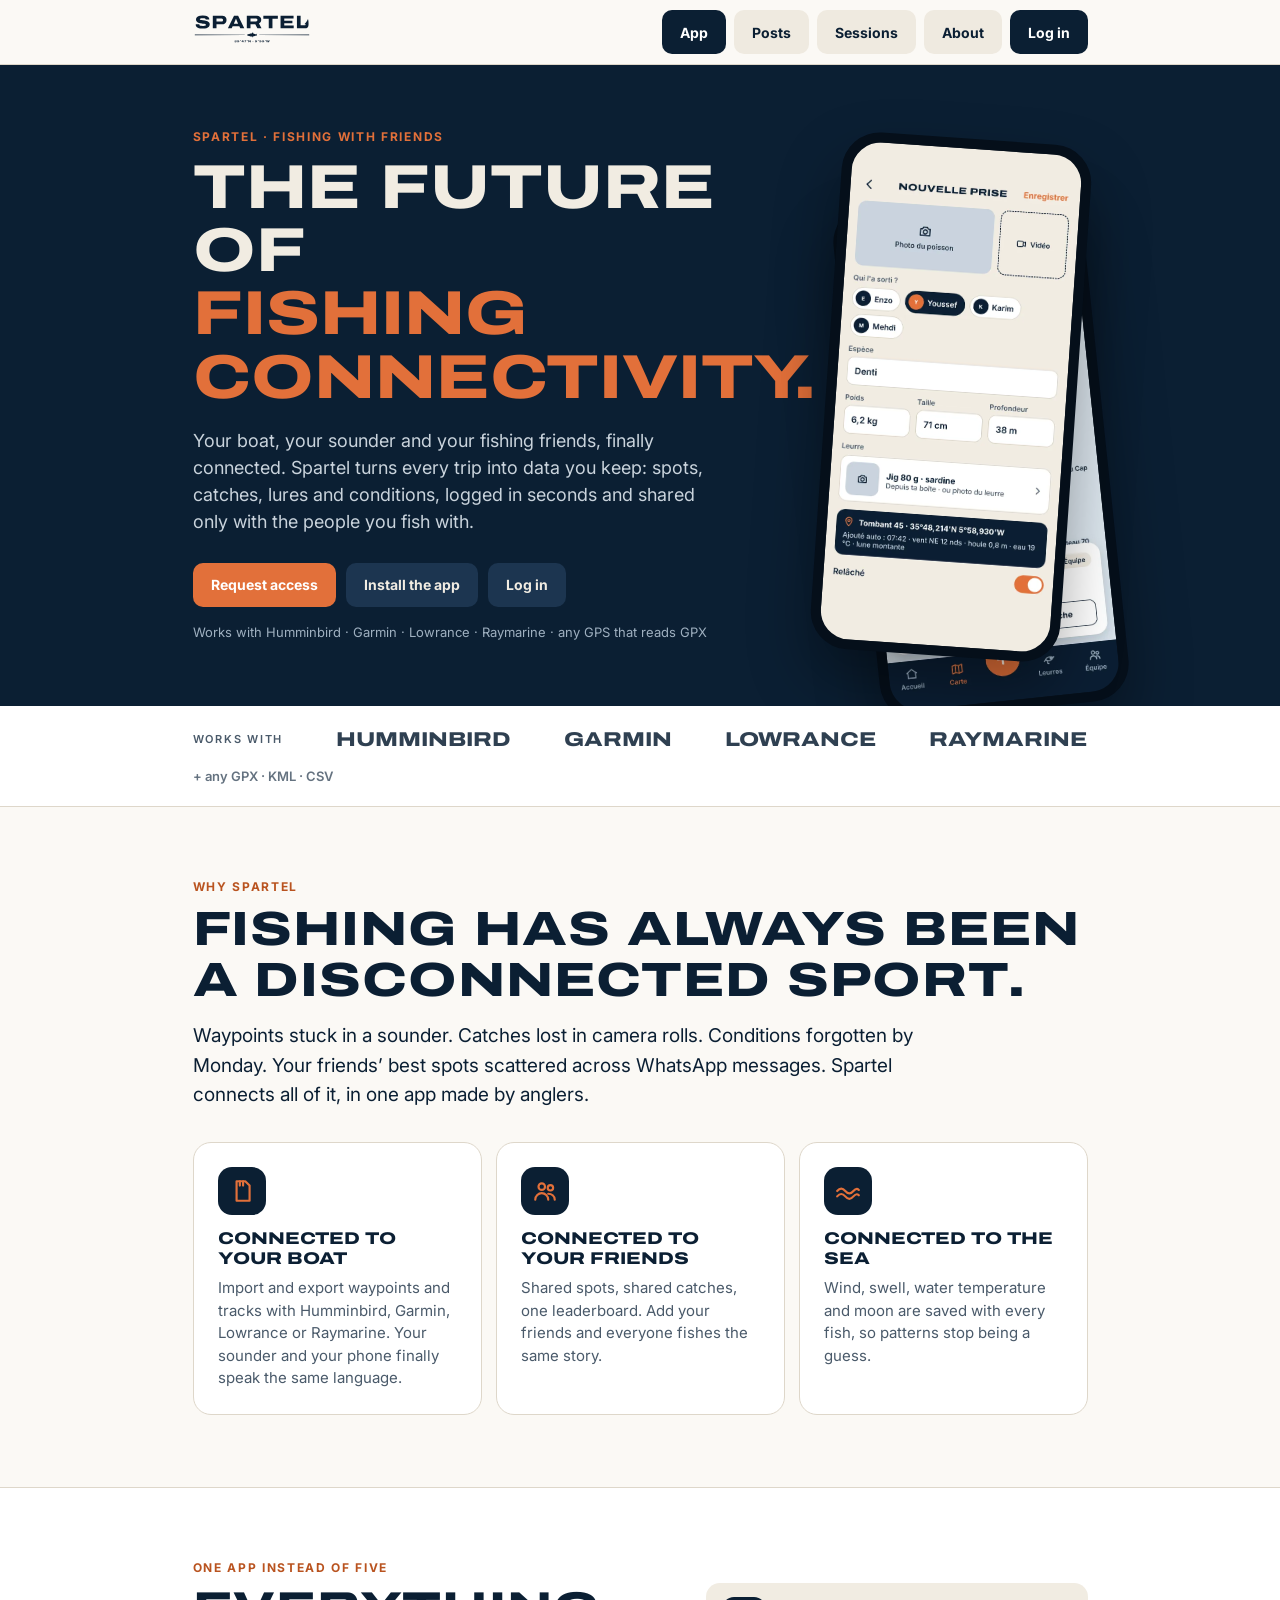
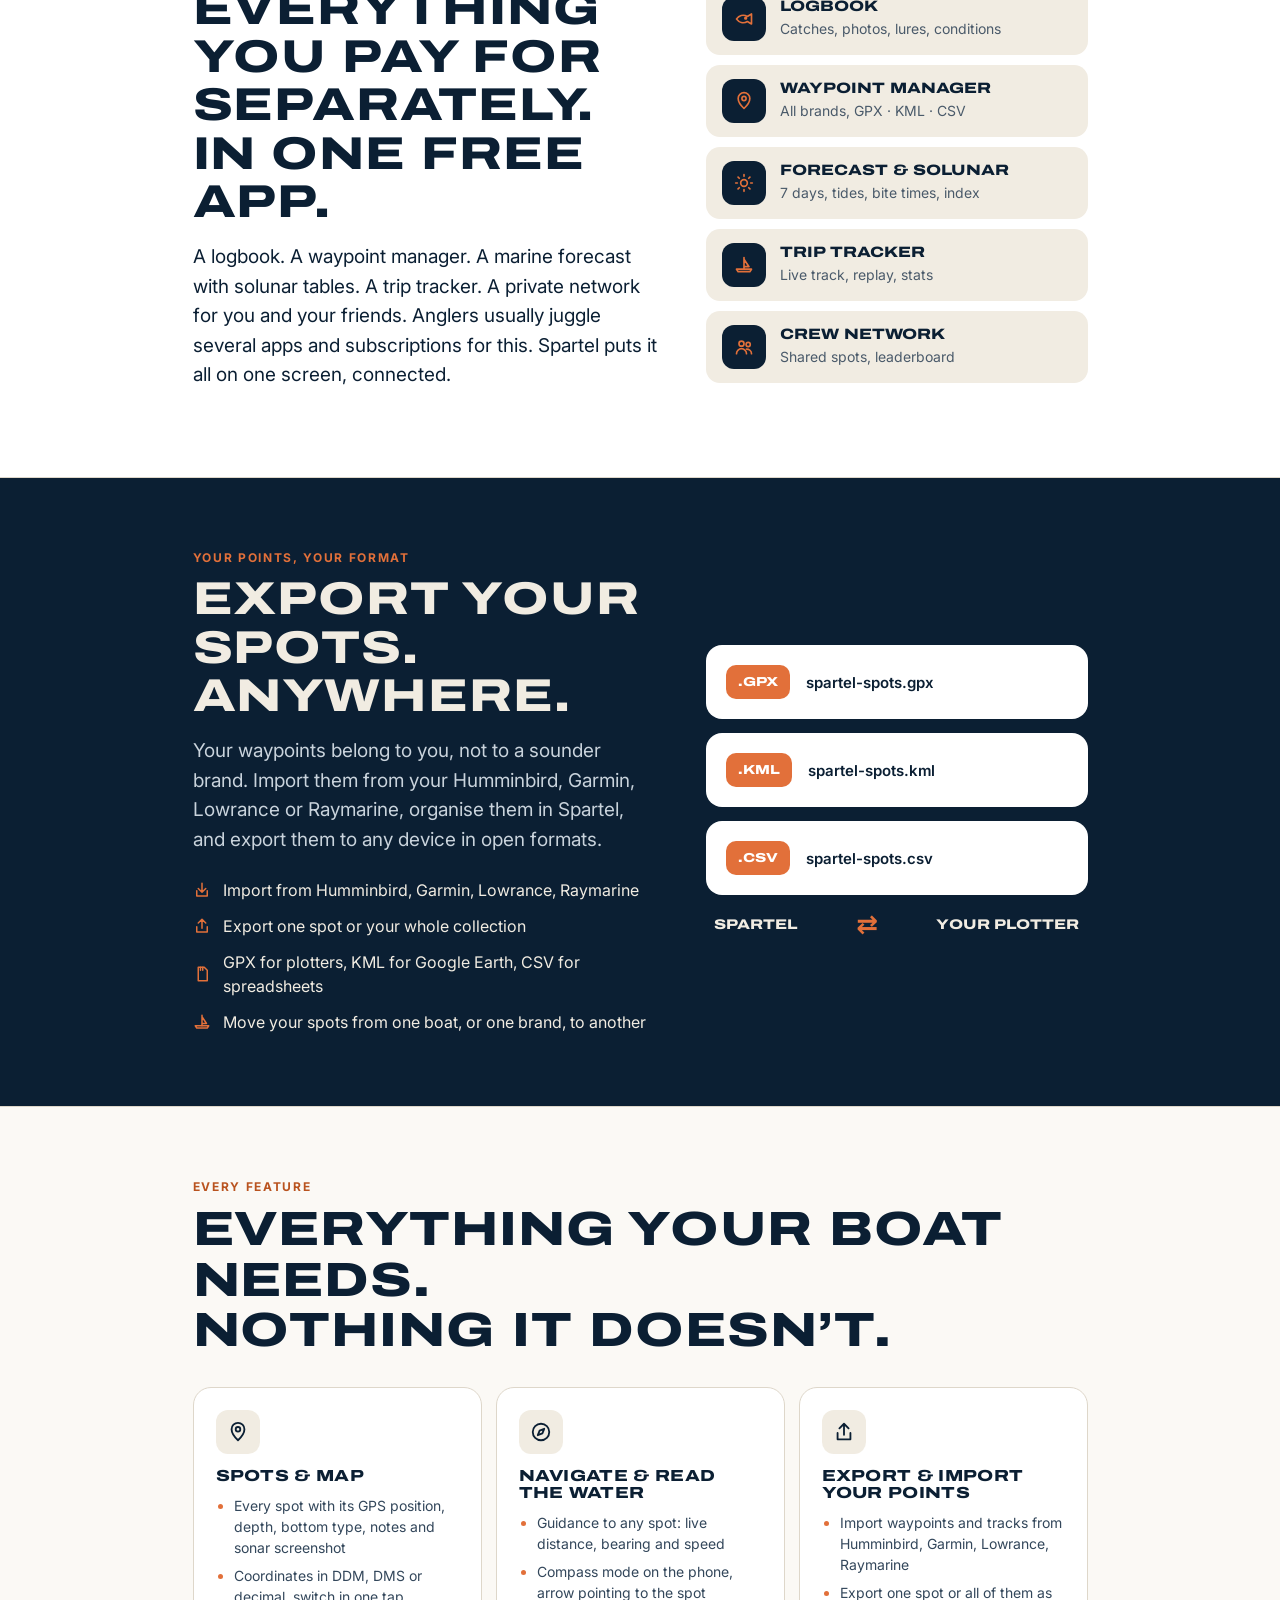
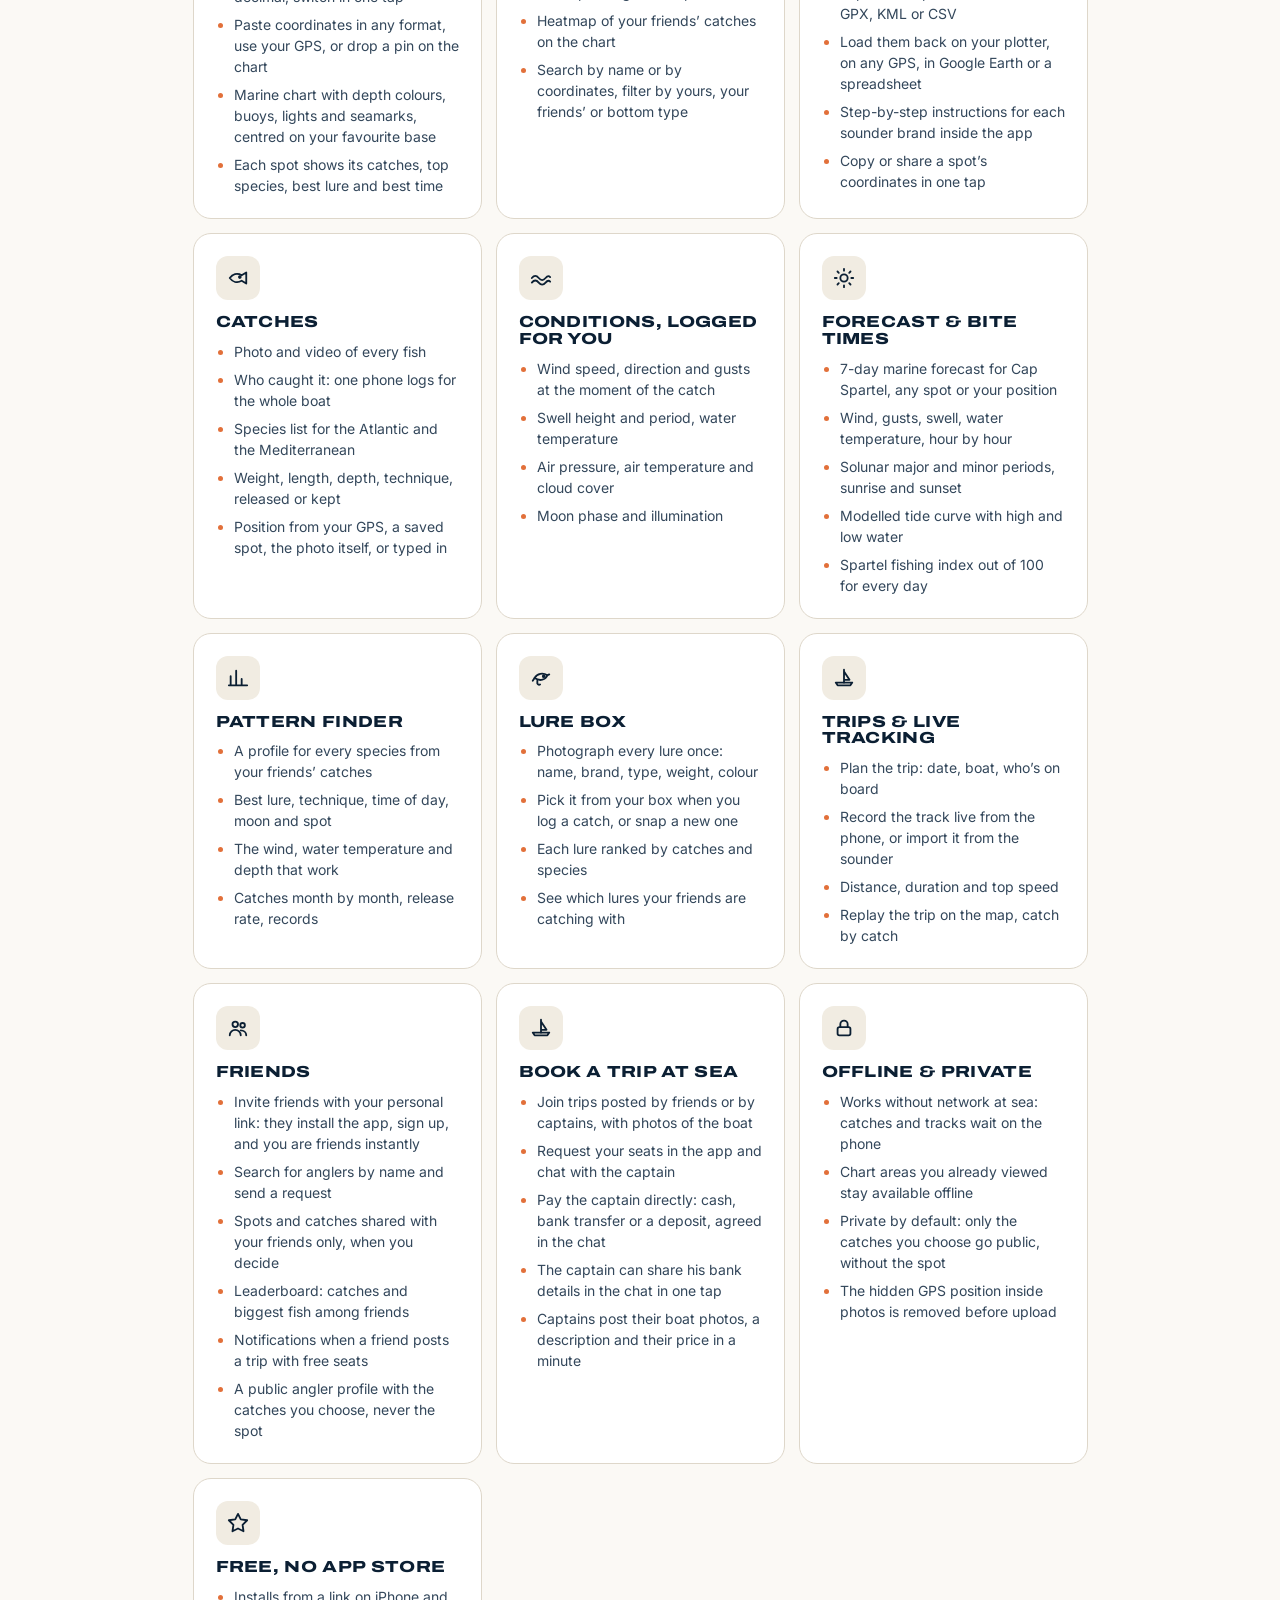
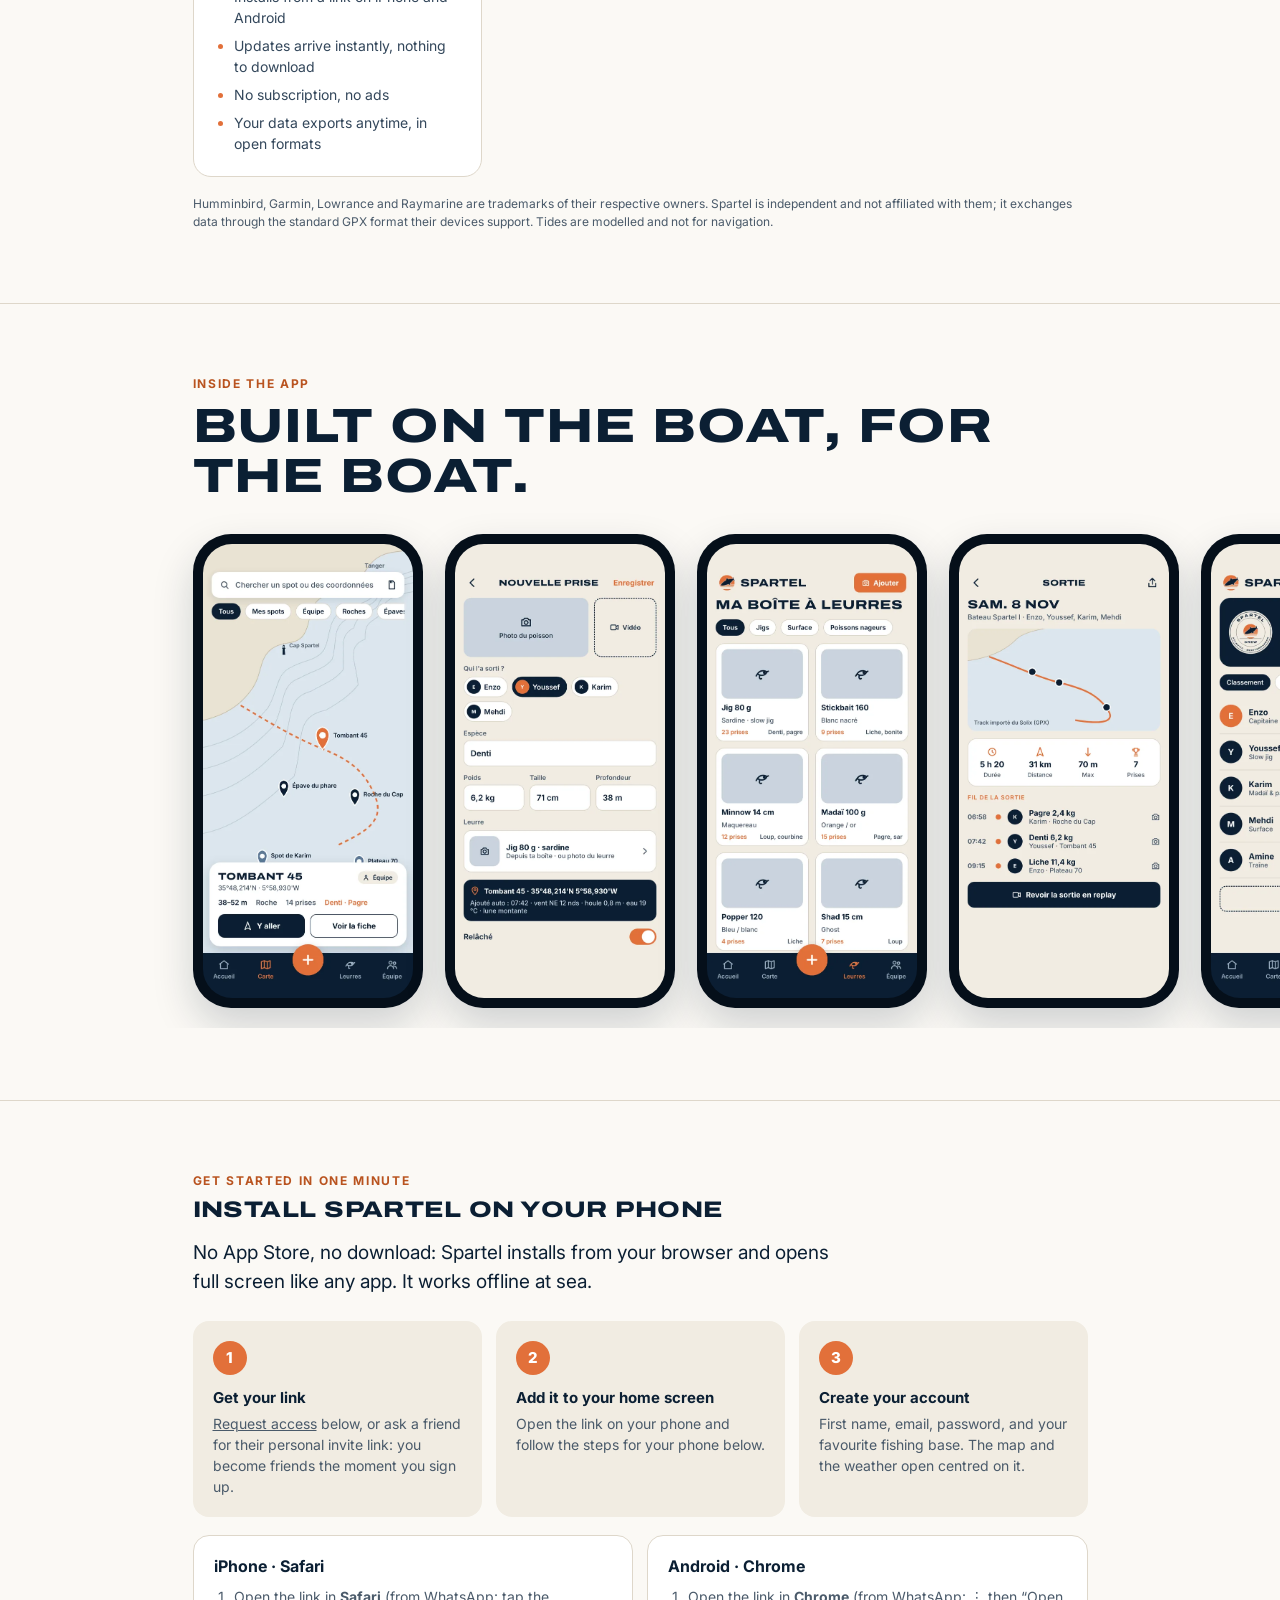
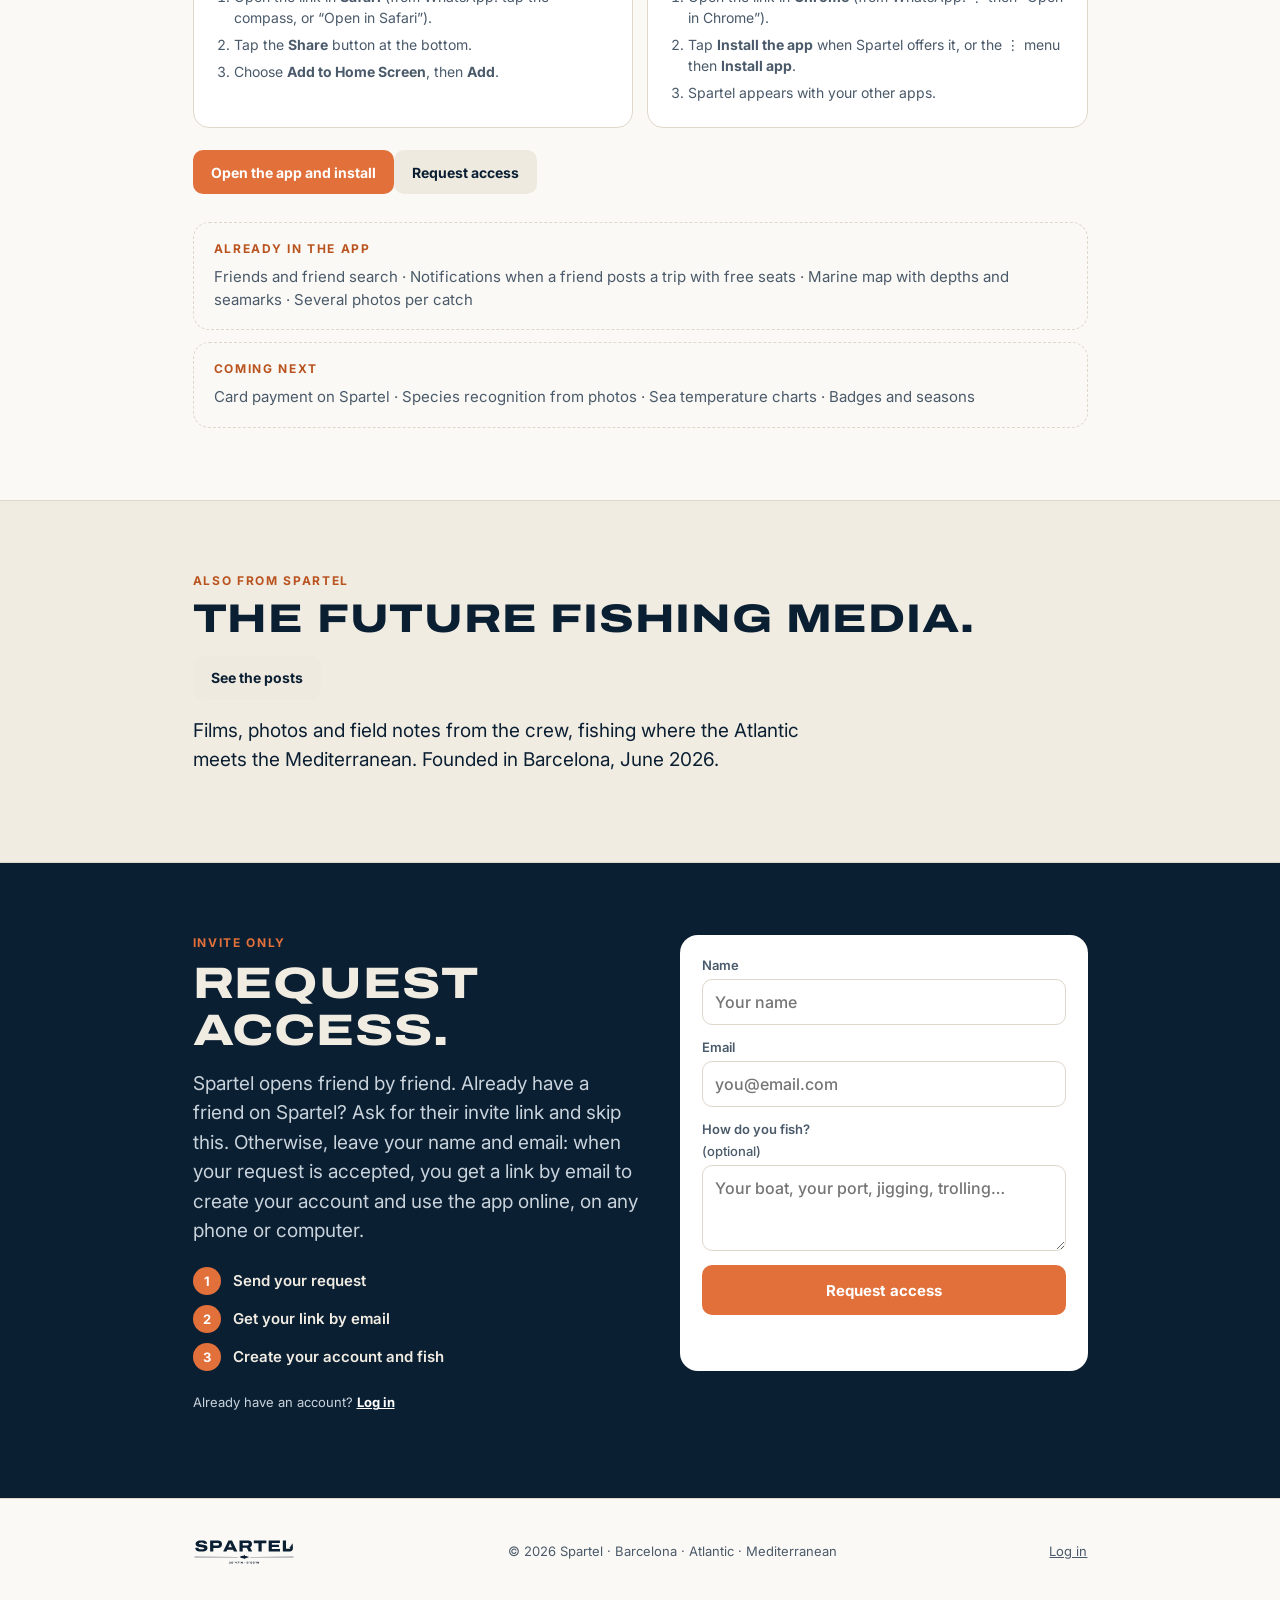
<file: index.html>
<!doctype html>
<html lang="en">
<head>
<meta charset="utf-8">
<meta name="viewport" content="width=device-width, initial-scale=1, viewport-fit=cover">
<title>Spartel — The future of fishing connectivity</title>
<meta name="description" content="Spartel connects your boat, your Humminbird and your friends: GPS spots, GPX export and import, catches with lure and conditions, lure box, trips. Free, works offline at sea.">
<meta property="og:title" content="Spartel — The future fishing media">
<meta property="og:description" content="Offshore stories from where the Atlantic meets the Mediterranean. Founded in Barcelona, June 2026.">
<meta property="og:image" content="assets/og.png">
<meta name="theme-color" content="#0B1F33">
<link rel="icon" type="image/png" href="assets/favicon.png">
<link rel="apple-touch-icon" href="assets/apple-touch-icon.png">
<link rel="preconnect" href="https://fonts.googleapis.com"><link rel="preconnect" href="https://fonts.gstatic.com" crossorigin>
<link href="https://fonts.googleapis.com/css2?family=Archivo:wdth,wght@62..125,100..900&family=Inter:wght@400;500;600;700&display=swap" rel="stylesheet">
<script>if(/[?&](join|invite|f)=/.test(location.search))location.replace('app/'+location.search+location.hash);</script>
<style>
:root{--navy:#0B1F33;--sand:#F1ECE2;--sun:#E2703A;--sun-d:#B9531F;--muted:#4A5A6A;--line:#DED7CA;--h:"Archivo",system-ui,sans-serif;--b:"Inter",system-ui,sans-serif}
*{box-sizing:border-box}html{scroll-behavior:smooth}
body{margin:0;background:#FBF9F5;color:var(--navy);font:15px/1.5 var(--b)}
a{color:inherit}
.h{font-family:var(--h);font-stretch:125%;font-weight:800;letter-spacing:.02em;text-transform:uppercase;margin:0}
.wrap{max-width:935px;margin:0 auto;padding:0 20px}
header.top{position:sticky;top:0;z-index:20;background:rgba(251,249,245,.92);backdrop-filter:blur(10px);border-bottom:1px solid var(--line)}
header.top .wrap{display:flex;align-items:center;justify-content:space-between;height:64px;gap:12px}
header.top img{height:30px}
.btn{display:inline-flex;align-items:center;justify-content:center;gap:8px;min-height:44px;padding:0 18px;border-radius:10px;font:700 14px var(--b);text-decoration:none;border:none;cursor:pointer}
.btn.p{background:var(--sun);color:#fff}.btn.d{background:var(--navy);color:#fff}.btn.g{background:#EFEAE0;color:var(--navy)}
.btn:hover{filter:brightness(.95)}
.profile{display:grid;grid-template-columns:auto 1fr;grid-template-areas:"av head" "av bio";gap:8px 72px;align-items:start;padding:40px 0 28px}
.profile .avatar{grid-area:av;align-self:center}.profile .head{grid-area:head}.profile .bio{grid-area:bio}
.avatar{width:170px;height:170px;border-radius:50%;padding:5px;background:conic-gradient(from 200deg,var(--sun),#F2B07A,var(--navy),var(--sun));}
.avatar img{width:100%;height:100%;border-radius:50%;background:var(--sand);border:5px solid #FBF9F5;display:block}
.prow{display:flex;align-items:center;gap:12px;flex-wrap:wrap}
.prow h1{font:600 22px var(--b);margin:0 8px 0 0}
.stats{display:flex;gap:36px;margin:20px 0;padding:0;list-style:none}
.stats b{font-weight:700}
.bio p{margin:0}.bio .name{font-weight:700}.bio .cat{color:var(--muted)}
.bio .loc{color:var(--sun-d);font-weight:600}
.hls{display:flex;gap:28px;overflow-x:auto;padding:8px 0 28px;scrollbar-width:none}.hls::-webkit-scrollbar{display:none}
.hl{background:none;border:none;display:flex;flex-direction:column;align-items:center;gap:8px;cursor:pointer;color:var(--navy);flex:none}
.ring{width:84px;height:84px;border-radius:50%;padding:3px;border:1px solid var(--line);display:block}
.in{width:100%;height:100%;border-radius:50%;display:flex;align-items:center;justify-content:center;overflow:hidden}
.in svg{display:block}
.in.navy{background:var(--navy)}.in.sand{background:var(--sand)}.in.sun{background:var(--sun)}.in.white{background:#fff;border:1px solid var(--line)}
.in .mini{font:800 13px var(--h);font-stretch:125%;color:#fff;letter-spacing:.05em}
.lbl{font:600 12px var(--b)}
.tabs{display:flex;justify-content:center;gap:56px;border-top:1px solid var(--line)}
.tabs a{display:flex;align-items:center;gap:6px;height:52px;font:600 12px var(--b);letter-spacing:.1em;text-transform:uppercase;text-decoration:none;color:var(--muted);border-top:1px solid transparent;margin-top:-1px}
.tabs a.on{color:var(--navy);border-top-color:var(--navy)}
.grid{display:grid;grid-template-columns:repeat(3,1fr);gap:4px}
.post{border:none;padding:0;cursor:pointer;aspect-ratio:1;position:relative;overflow:hidden;font:inherit;color:inherit;container-type:inline-size}
.post .tile{position:absolute;inset:0;display:flex;flex-direction:column;align-items:center;justify-content:center;gap:6%;padding:10%;text-align:center;transition:transform .35s}
.post:hover .tile{transform:scale(1.04)}
.post::after{content:"";position:absolute;inset:0;background:rgba(11,31,51,0);transition:background .2s}
.post:hover::after{background:rgba(11,31,51,.12)}
.post.navy{background:var(--navy);color:var(--sand)}.post.sand{background:var(--sand);color:var(--navy)}.post.sun{background:var(--sun);color:#fff}.post.white{background:#fff;color:var(--navy);outline:1px solid var(--line);outline-offset:-1px}
.tile p{margin:0}
.t-xl{font:800 9.4cqw/1.05 var(--h);font-stretch:125%}
.t-lg{font:800 7.6cqw/1.08 var(--h);font-stretch:125%}
.t-md{font:800 6.4cqw/1.1 var(--h);font-stretch:125%}
.t-sm{font:700 max(9px,4.6cqw) var(--b);letter-spacing:.12em}
.t-xs{font:500 max(9px,4.2cqw) var(--b);opacity:.8}
.kick{font:700 max(8px,3.8cqw) var(--b);letter-spacing:.16em;color:var(--sun)}
.post.sun .kick{color:var(--navy)}
.tile .wm{width:72%}
.art{display:flex;align-items:center;justify-content:center;width:72%;height:52%;flex:0 1 auto;min-height:0}
.art svg{width:100%;height:100%;display:block}
.art .badge{width:100%}
.art.lure{width:40%;height:40%;color:var(--navy)}
.art.lure svg{width:100%;height:100%}
.phone{width:42%;aspect-ratio:9/17;border-radius:16%/8%;background:var(--navy);padding:6%}
.phone .scr{width:100%;height:100%;border-radius:12%/6%;background:var(--sand);display:flex;flex-direction:column;align-items:center;justify-content:flex-start;gap:8%;padding:14% 10%}
.phone .scr img{width:40%}.phone .scr p{font:800 clamp(7px,1.2vw,11px) var(--h);font-stretch:125%;margin:0}
.phone .scr span{display:block;width:100%;height:12%;border-radius:6px;background:#fff}.phone .scr span.s{background:var(--sun);height:9%;width:60%}
section.block{padding:72px 0;border-top:1px solid var(--line)}
.kicker{font:700 12px var(--b);letter-spacing:.14em;text-transform:uppercase;color:var(--sun-d);margin:0 0 10px}
.two{display:grid;grid-template-columns:1.1fr .9fr;gap:48px;align-items:start}
.lead{font-size:19px;line-height:1.55;margin:16px 0}
.eps{list-style:none;padding:0;margin:24px 0 0;display:grid;grid-template-columns:repeat(3,1fr);gap:14px}
.eps li{background:var(--navy);color:var(--sand);border-radius:16px;padding:18px;min-height:140px;display:flex;flex-direction:column;justify-content:space-between}
.eps li b{font:800 15px/1.2 var(--h);font-stretch:125%;text-transform:uppercase}
.eps li span{font:700 11px var(--b);letter-spacing:.14em;color:var(--sun)}
.values{display:grid;grid-template-columns:repeat(3,1fr);gap:14px;margin-top:28px}
.values div{background:#fff;border:1px solid var(--line);border-radius:16px;padding:20px}
.values b{display:block;font:800 15px/1.2 var(--h);font-stretch:125%;text-transform:uppercase;margin-bottom:8px}
.values p{margin:0;color:var(--muted);font-size:14px}
.tl{list-style:none;padding:0;margin:0;border-left:2px solid var(--line)}
.tl li{position:relative;padding:0 0 22px 22px}
.tl li::before{content:"";position:absolute;left:-7px;top:4px;width:12px;height:12px;border-radius:50%;background:var(--sun)}
.tl li.next::before{background:#fff;border:2px solid var(--sun)}
.tl b{display:block;font:700 12px var(--b);letter-spacing:.12em;text-transform:uppercase;color:var(--sun-d)}
.tl p{margin:4px 0 0}
.app{background:var(--navy);color:var(--sand);border-radius:28px;padding:48px;display:grid;grid-template-columns:1fr auto;gap:40px;align-items:center}
.app ul{padding:0;margin:20px 0 28px;list-style:none;display:grid;gap:10px}
.app li{display:flex;gap:10px;align-items:flex-start}.app li::before{content:"";flex:none;width:8px;height:8px;border-radius:50%;background:var(--sun);margin-top:8px}
.app .phone{width:200px}
.app .cta{display:flex;gap:10px;flex-wrap:wrap}
footer{padding:40px 0 60px;border-top:1px solid var(--line);color:var(--muted);font-size:13px}
footer .wrap{display:flex;justify-content:space-between;gap:20px;flex-wrap:wrap;align-items:center}
.modal{position:fixed;inset:0;z-index:50;background:rgba(11,31,51,.72);display:none;align-items:center;justify-content:center;padding:20px}
.modal.open{display:flex}
.mbox{background:#fff;border-radius:6px;overflow:hidden;display:grid;grid-template-columns:minmax(0,560px) 320px;max-width:880px;width:100%;max-height:90vh}
.mbox .media{aspect-ratio:1;position:relative}
.mbox .media .post{position:absolute;inset:0;cursor:default;pointer-events:none}
.mbox .side{display:flex;flex-direction:column}
.mbox .who{display:flex;align-items:center;gap:10px;padding:14px 16px;border-bottom:1px solid var(--line);font-weight:700}
.mbox .who img{width:34px;height:34px;border-radius:50%;background:var(--sand)}
.mbox .cap{padding:16px;flex:1;overflow:auto}
.mbox .cap p{margin:0 0 10px}.mbox .cap .tag{color:#2B5A88}
.mbox .act{padding:14px 16px;border-top:1px solid var(--line);display:flex;justify-content:space-between;align-items:center;gap:10px}
.x{position:fixed;top:14px;right:18px;background:none;border:none;color:#fff;font-size:30px;cursor:pointer;width:48px;height:48px;z-index:51}
.story{width:min(420px,100%);aspect-ratio:9/16;max-height:88vh;border-radius:14px;background:var(--navy);color:var(--sand);padding:28px;display:flex;flex-direction:column;justify-content:flex-end;gap:14px;position:relative;overflow:hidden}
.story .bar{position:absolute;top:14px;left:14px;right:14px;height:3px;background:rgba(241,236,226,.3);border-radius:2px;overflow:hidden}
.story .bar i{display:block;height:100%;width:0;background:var(--sand)}
.story.play .bar i{animation:fill 6s linear forwards}
@keyframes fill{to{width:100%}}
.story.sand{background:var(--sand);color:var(--navy)}.story.white{background:#fff;color:var(--navy)}.story.sun{background:var(--sun);color:var(--navy)}
.story.sand .bar i,.story.white .bar i,.story.sun .bar i{background:var(--navy)}.story.sand .bar,.story.white .bar,.story.sun .bar{background:rgba(11,31,51,.2)}
.story .art2{position:absolute;inset:60px 40px 45%;display:flex;align-items:center;justify-content:center}
.story .art2 img{max-height:100%}
.story .art2 svg,.story .art2 img,.story .art2 span{width:60%!important;height:auto!important;max-height:100%}
.story .art2 .mini{font-size:48px}
.story p{margin:0;font-size:17px}
@media (max-width:760px){
 .profile{grid-template-areas:"av head" "bio bio";gap:16px 20px;padding:20px 0}
 .avatar{width:86px;height:86px;padding:3px}.avatar img{border-width:3px}
 .prow h1{font-size:18px}
 .stats{gap:20px;margin:10px 0 0;font-size:14px}
 .hls{gap:16px}.ring{width:66px;height:66px}
 .tabs{gap:28px}
 .grid{gap:3px}.wrap.gridwrap{padding:0}
 .two,.app{grid-template-columns:1fr}.app{padding:28px;border-radius:20px}.app .phone{display:none}
 .eps,.values{grid-template-columns:1fr}
 section.block{padding:48px 0}
 .mbox{grid-template-columns:1fr;max-height:92vh;overflow:auto}
 header.top .btn.g{display:none}
}
.hero{background:var(--navy);color:var(--sand);overflow:hidden}
.hero .wrap{display:grid;grid-template-columns:1.05fr .95fr;gap:40px;align-items:center;padding-top:64px;padding-bottom:0}
.hero h1{font:800 clamp(34px,5.6vw,60px)/1.02 var(--h);font-stretch:125%;text-transform:uppercase;margin:12px 0 18px}
.hero h1 em{font-style:normal;color:var(--sun)}
.hero .sub{font-size:18px;color:#C9D3DC;max-width:520px;margin:0 0 28px}
.hero .cta{display:flex;gap:10px;flex-wrap:wrap}
.hero .btn.g{background:#1C3550;color:var(--sand)}
.hero .note{font-size:13px;color:#9FB0C0;margin:16px 0 64px}
.phones{position:relative;height:560px}
.dev{position:absolute;width:250px;border-radius:38px;background:#050F1A;padding:10px;box-shadow:0 30px 60px rgba(0,0,0,.35)}
.dev img{width:100%;height:auto;border-radius:29px;display:block;aspect-ratio:390/844}
.phones .d1{left:4%;top:40px;transform:rotate(-6deg)}.phones .d2{right:2%;top:0;z-index:2;transform:rotate(4deg)}
.feat{display:grid;grid-template-columns:1fr 1fr;gap:56px;align-items:center;padding:56px 0;border-bottom:1px solid var(--line)}
.feat:last-of-type{border-bottom:none}
.feat.rev .ftext{order:2}
.feat .dev{position:relative;margin:0 auto;width:260px}
.feat h3{font:800 clamp(24px,3.6vw,34px)/1.08 var(--h);font-stretch:125%;text-transform:uppercase;margin:8px 0 14px}
.feat p{color:var(--muted);font-size:16px;margin:0 0 12px}
.feat ul{padding-left:18px;margin:0;color:var(--navy)}.feat li{margin:6px 0}
.minis{display:grid;grid-template-columns:repeat(3,1fr);gap:14px;margin-top:20px}
.minis div{background:#fff;border:1px solid var(--line);border-radius:16px;padding:18px}
.minis b{display:block;font:800 14px/1.2 var(--h);font-stretch:125%;text-transform:uppercase;margin-bottom:6px}
.minis p{margin:0;color:var(--muted);font-size:14px}
.steps{display:grid;grid-template-columns:repeat(3,1fr);gap:14px;margin-top:24px;counter-reset:st}
.steps div{background:var(--sand);border-radius:16px;padding:20px;counter-increment:st}
.steps div::before{content:counter(st);display:inline-flex;width:34px;height:34px;border-radius:50%;background:var(--sun);color:#fff;font:800 15px var(--b);align-items:center;justify-content:center;margin-bottom:12px}
.instgrid{display:grid;grid-template-columns:1fr 1fr;gap:14px;margin-top:18px}.inst{background:#fff;border:1.5px solid var(--line);border-radius:16px;padding:18px 20px}.inst>b:first-child{display:block;margin-bottom:8px;font-size:16px}.inst ol{margin:0;padding-left:20px;color:var(--muted);font-size:14px}.inst li{margin-bottom:6px}@media(max-width:760px){.instgrid{grid-template-columns:1fr}}
.steps b{display:block;margin-bottom:4px}.steps p{margin:0;color:var(--muted);font-size:14px}
.media-intro{padding-top:56px}
@media (max-width:760px){
 .hero .wrap{grid-template-columns:1fr;padding-top:36px}
 .phones{height:420px}.dev{width:190px;border-radius:30px;padding:8px}.dev img{border-radius:23px}
 .phones .d1{left:2%;top:30px}.phones .d2{right:2%}
 .hero .note{margin-bottom:28px}
 .feat{grid-template-columns:1fr;gap:28px;padding:40px 0}.feat.rev .ftext{order:0}
 .feat .dev{width:230px}
 .minis,.steps{grid-template-columns:1fr}
}
@media (prefers-reduced-motion:reduce){*{transition:none!important;animation:none!important}html{scroll-behavior:auto}}
</style>
<style>
.top nav a.cur{background:var(--navy);color:#fff}
.pagehead{padding:56px 0 8px}
.pagehead h1{font-size:clamp(34px,6vw,64px)}
.hl{scroll-margin-top:80px}
@media (max-width:760px){.top nav .lk{display:none}}
</style>
<style>
.hero h1{font-size:clamp(34px,5.4vw,62px)}
.block h2.h,.block h3.h{line-height:1.05}
.phones .d1{left:0;top:56px}.phones .d2{right:0}
.pillars{display:grid;grid-template-columns:repeat(3,1fr);gap:14px;margin-top:32px}
.pillars>div{background:#fff;border:1px solid var(--line);border-radius:18px;padding:24px}
.pillars b{display:block;font:800 17px/1.2 var(--h);font-stretch:125%;text-transform:uppercase;margin:14px 0 8px}
.pillars p{margin:0;color:var(--muted);font-size:15px}
.pic{width:48px;height:48px;border-radius:14px;background:var(--navy);color:var(--sun);display:inline-flex;align-items:center;justify-content:center}
.exportband{background:var(--navy);color:var(--sand);border-top:none}
.two-c{display:grid;grid-template-columns:1.1fr .9fr;gap:48px;align-items:center}
.checks{list-style:none;padding:0;margin:24px 0 0;display:grid;gap:12px}
.checks li{display:flex;gap:12px;align-items:center;font-size:16px}.checks svg{color:var(--sun);flex:none}
.gpx{display:flex;flex-direction:column;gap:14px;align-items:stretch}
.gpx .file{background:#fff;color:var(--navy);border-radius:16px;padding:20px;display:flex;align-items:center;gap:16px;font:600 15px var(--b)}
.gpx .file.alt{background:var(--sand)}
.gpx .ext{background:var(--sun);color:#fff;font:800 13px var(--h);font-stretch:125%;padding:10px 12px;border-radius:10px}
.gpx .file.alt .ext{background:var(--navy)}
.gpx .flow{display:flex;justify-content:space-between;align-items:center;font:800 14px var(--h);font-stretch:125%;text-transform:uppercase;padding:0 8px;color:var(--sand)}
.gpx .arr{font-size:26px;color:var(--sun)}
.fgrid{display:grid;grid-template-columns:repeat(3,1fr);gap:14px;margin-top:32px}
.fcard{background:#fff;border:1px solid var(--line);border-radius:18px;padding:22px}
.fcard .fic{width:44px;height:44px;border-radius:12px;background:var(--sand);color:var(--navy);display:flex;align-items:center;justify-content:center}
.fcard h3{font-size:16px;line-height:1.2;margin:14px 0 10px}
.fcard ul{margin:0;padding-left:18px;color:#33475B;font-size:14px;display:grid;gap:7px}
.fcard li::marker{color:var(--sun)}
.screens-sec{overflow:hidden}
.screens{display:flex;gap:22px;overflow-x:auto;padding:32px max(20px,calc((100vw - 935px)/2 + 20px)) 20px;scroll-snap-type:x mandatory;scrollbar-width:none}
.screens::-webkit-scrollbar{display:none}
.screens .dev{position:relative;flex:none;width:230px;scroll-snap-align:center;box-shadow:0 18px 40px rgba(11,31,51,.18)}
.next{margin-top:28px;border:1.5px dashed var(--line);border-radius:16px;padding:18px 20px;color:var(--muted)}
.next p:last-child{margin:0}
.media-teaser{background:var(--sand)}
.brands{border-bottom:1px solid var(--line);background:#fff}
.brands .wrap{display:flex;align-items:center;justify-content:space-between;gap:18px;flex-wrap:wrap;padding-top:22px;padding-bottom:22px}
.brands .cap{font:600 11px var(--b);letter-spacing:.16em;text-transform:uppercase;color:var(--muted)}
.brands .bn{font:800 clamp(15px,2vw,20px) var(--h);font-stretch:125%;text-transform:uppercase;color:var(--navy);opacity:.85}
.brands .bn.small{font:600 13px var(--b);text-transform:none;color:var(--muted)}
.allinone{background:#fff}
.stackl{list-style:none;padding:0;margin:0;display:grid;gap:10px}
.stackl li{display:grid;grid-template-columns:44px 1fr;grid-template-rows:auto auto;column-gap:14px;align-items:center;background:var(--sand);border-radius:14px;padding:14px 16px}
.stackl span{grid-row:span 2;width:44px;height:44px;border-radius:12px;background:var(--navy);color:var(--sun);display:flex;align-items:center;justify-content:center}
.stackl b{font:800 15px var(--h);font-stretch:125%;text-transform:uppercase}.stackl em{font-style:normal;color:var(--muted);font-size:14px}
.fineprint{font-size:12px;color:var(--muted);margin:18px 0 0}
@media (max-width:900px){.fgrid{grid-template-columns:1fr 1fr}.pillars,.two-c{grid-template-columns:1fr}}
@media (max-width:560px){.fgrid{grid-template-columns:1fr}.screens .dev{width:200px}}
</style><style>
.access{background:var(--navy);color:var(--sand)}
.access .lead{color:#C9D3DC}.access .kicker{color:var(--sun)}
.acc-grid{display:grid;grid-template-columns:1.1fr 1fr;gap:40px;align-items:start}
.acc-steps{list-style:none;padding:0;margin:22px 0;display:flex;flex-direction:column;gap:10px}
.acc-steps li{display:flex;align-items:center;gap:12px;font-weight:600}
.acc-steps b{width:28px;height:28px;border-radius:50%;background:var(--sun);color:#fff;display:grid;place-items:center;font-size:13px;flex:none}
.small-note{font-size:13px;color:#C9D3DC}.small-note a{color:#fff;font-weight:700}
.acc-form{background:#fff;color:var(--navy);border-radius:18px;padding:22px;display:flex;flex-direction:column;gap:14px}
.acc-form label{display:flex;flex-direction:column;gap:6px;font:600 13px var(--b);color:var(--muted)}
.acc-form label span{font-weight:500}
.acc-form input,.acc-form textarea{font:500 16px var(--b);color:var(--navy);border:1px solid var(--line);border-radius:10px;padding:12px;width:100%;background:#fff}
.acc-form input:focus,.acc-form textarea:focus{outline:2px solid var(--sun);outline-offset:1px}
.acc-form .btn{min-height:50px;font-size:15px}
.acc-form .hp{position:absolute;left:-9999px;width:1px;height:1px;overflow:hidden}
.acc-msg{margin:0;font:600 14px var(--b);min-height:20px}
.acc-msg.ok{color:#1E7A46}.acc-msg.err{color:#B3261E}
@media(max-width:760px){.acc-grid{grid-template-columns:1fr;gap:24px}.acc-form{padding:18px}}
</style></head>
<body>
<header class="top"><div class="wrap"><a href="" aria-label="Spartel"><img src="assets/wordmark.svg" alt="Spartel"></a><nav style="display:flex;gap:8px;align-items:center"><a class="btn g lk cur" href="" aria-current="page">App</a><a class="btn g lk" href="posts/">Posts</a><a class="btn g lk" href="sessions/">Sessions</a><a class="btn g lk" href="about/">About</a><a class="btn d" href="app/">Log in</a></nav></div></header>
<main id="top"><section class="hero"><div class="wrap">
 <div>
  <p class="kicker" style="color:var(--sun)">Spartel · fishing with friends</p>
  <h1>The future of<br><em>fishing connectivity.</em></h1>
  <p class="sub">Your boat, your sounder and your fishing friends, finally connected. Spartel turns every trip into data you keep: spots, catches, lures and conditions, logged in seconds and shared only with the people you fish with.</p>
  <div class="cta"><a class="btn p" href="#access">Request access</a><a class="btn g" href="#install">Install the app</a><a class="btn g" href="app/">Log in</a></div>
  <p class="note">Works with Humminbird · Garmin · Lowrance · Raymarine · any GPS that reads GPX</p>
 </div>
 <div class="phones" aria-hidden="true"><div class="dev d1"><img src="assets/screens/map.webp" alt="" width="390" height="844"></div><div class="dev d2"><img src="assets/screens/catch.webp" alt="" width="390" height="844"></div></div>
</div></section>

<section class="brands" aria-label="Compatible"><div class="wrap"><span class="cap">Works with</span><span class="bn">Humminbird</span><span class="bn">Garmin</span><span class="bn">Lowrance</span><span class="bn">Raymarine</span><span class="bn small">+ any GPX · KML · CSV</span></div></section>

<section class="block" style="border-top:none"><div class="wrap">
 <p class="kicker">Why Spartel</p>
 <h2 class="h" style="font-size:clamp(28px,5vw,48px)">Fishing has always been<br>a disconnected sport.</h2>
 <p class="lead" style="max-width:720px">Waypoints stuck in a sounder. Catches lost in camera rolls. Conditions forgotten by Monday. Your friends’ best spots scattered across WhatsApp messages. Spartel connects all of it, in one app made by anglers.</p>
 <div class="pillars">
  <div><span class="pic"><svg width="26" height="26" viewBox="0 0 24 24" fill="none" stroke="currentColor" stroke-width="2" stroke-linecap="round" stroke-linejoin="round" aria-hidden="true"><path d="M7 3h8l4 4v14H7z"/><path d="M10 3v4M13 3v4"/></svg></span><b>Connected to your boat</b><p>Import and export waypoints and tracks with Humminbird, Garmin, Lowrance or Raymarine. Your sounder and your phone finally speak the same language.</p></div>
  <div><span class="pic"><svg width="26" height="26" viewBox="0 0 24 24" fill="none" stroke="currentColor" stroke-width="2" stroke-linecap="round" stroke-linejoin="round" aria-hidden="true"><circle cx="9" cy="8" r="3"/><circle cx="17" cy="9" r="2.5"/><path d="M3 20c0-3.5 3-6 6-6s6 2.5 6 6M15 14.5c3 0 6 2 6 5.5"/></svg></span><b>Connected to your friends</b><p>Shared spots, shared catches, one leaderboard. Add your friends and everyone fishes the same story.</p></div>
  <div><span class="pic"><svg width="26" height="26" viewBox="0 0 24 24" fill="none" stroke="currentColor" stroke-width="2" stroke-linecap="round" stroke-linejoin="round" aria-hidden="true"><path d="M2 12c2.5-3 5-3 7.5 0s5 3 7.5 0 4-2 5-1M2 17c2.5-3 5-3 7.5 0s5 3 7.5 0 4-2 5-1"/></svg></span><b>Connected to the sea</b><p>Wind, swell, water temperature and moon are saved with every fish, so patterns stop being a guess.</p></div>
 </div>
</div></section>

<section class="block allinone"><div class="wrap two-c">
 <div><p class="kicker">One app instead of five</p><h2 class="h" style="font-size:clamp(28px,4.6vw,46px)">Everything you pay for separately.<br>In one free app.</h2>
 <p class="lead">A logbook. A waypoint manager. A marine forecast with solunar tables. A trip tracker. A private network for you and your friends. Anglers usually juggle several apps and subscriptions for this. Spartel puts it all on one screen, connected.</p></div>
 <ul class="stackl">
  <li><span><svg width="20" height="20" viewBox="0 0 24 24" fill="none" stroke="currentColor" stroke-width="2" stroke-linecap="round" stroke-linejoin="round" aria-hidden="true"><path d="M3 12c3-4 8-6 13-3l5-3v12l-5-3c-5 3-10 1-13-3z"/><circle cx="14" cy="11" r="1"/></svg></span><b>Logbook</b><em>Catches, photos, lures, conditions</em></li>
  <li><span><svg width="20" height="20" viewBox="0 0 24 24" fill="none" stroke="currentColor" stroke-width="2" stroke-linecap="round" stroke-linejoin="round" aria-hidden="true"><path d="M12 21s-7-6.5-7-12a7 7 0 0 1 14 0c0 5.5-7 12-7 12z"/><circle cx="12" cy="9" r="2.5"/></svg></span><b>Waypoint manager</b><em>All brands, GPX · KML · CSV</em></li>
  <li><span><svg width="20" height="20" viewBox="0 0 24 24" fill="none" stroke="currentColor" stroke-width="2" stroke-linecap="round" stroke-linejoin="round" aria-hidden="true"><circle cx="12" cy="12" r="4"/><path d="M12 2v2M12 20v2M4.9 4.9l1.4 1.4M17.7 17.7l1.4 1.4M2 12h2M20 12h2M4.9 19.1l1.4-1.4M17.7 6.3l1.4-1.4"/></svg></span><b>Forecast & solunar</b><em>7 days, tides, bite times, index</em></li>
  <li><span><svg width="20" height="20" viewBox="0 0 24 24" fill="none" stroke="currentColor" stroke-width="2" stroke-linecap="round" stroke-linejoin="round" aria-hidden="true"><path d="M3 17l2 3h14l2-3z"/><path d="M12 3v14M12 5l6 9h-6"/></svg></span><b>Trip tracker</b><em>Live track, replay, stats</em></li>
  <li><span><svg width="20" height="20" viewBox="0 0 24 24" fill="none" stroke="currentColor" stroke-width="2" stroke-linecap="round" stroke-linejoin="round" aria-hidden="true"><circle cx="9" cy="8" r="3"/><circle cx="17" cy="9" r="2.5"/><path d="M3 20c0-3.5 3-6 6-6s6 2.5 6 6M15 14.5c3 0 6 2 6 5.5"/></svg></span><b>Crew network</b><em>Shared spots, leaderboard</em></li>
 </ul>
</div></section>

<section class="block exportband"><div class="wrap two-c">
 <div>
  <p class="kicker" style="color:var(--sun)">Your points, your format</p>
  <h2 class="h" style="font-size:clamp(28px,4.6vw,46px)">Export your spots.<br>Anywhere.</h2>
  <p class="lead" style="color:#C9D3DC">Your waypoints belong to you, not to a sounder brand. Import them from your Humminbird, Garmin, Lowrance or Raymarine, organise them in Spartel, and export them to any device in open formats.</p>
  <ul class="checks">
   <li><svg width="18" height="18" viewBox="0 0 24 24" fill="none" stroke="currentColor" stroke-width="2" stroke-linecap="round" stroke-linejoin="round" aria-hidden="true"><path d="M12 3v12M7 10l5 5 5-5"/><path d="M5 13v7h14v-7"/></svg> Import from Humminbird, Garmin, Lowrance, Raymarine</li>
   <li><svg width="18" height="18" viewBox="0 0 24 24" fill="none" stroke="currentColor" stroke-width="2" stroke-linecap="round" stroke-linejoin="round" aria-hidden="true"><path d="M12 15V3M7 8l5-5 5 5"/><path d="M5 13v7h14v-7"/></svg> Export one spot or your whole collection</li>
   <li><svg width="18" height="18" viewBox="0 0 24 24" fill="none" stroke="currentColor" stroke-width="2" stroke-linecap="round" stroke-linejoin="round" aria-hidden="true"><path d="M7 3h8l4 4v14H7z"/><path d="M10 3v4M13 3v4"/></svg> GPX for plotters, KML for Google Earth, CSV for spreadsheets</li>
   <li><svg width="18" height="18" viewBox="0 0 24 24" fill="none" stroke="currentColor" stroke-width="2" stroke-linecap="round" stroke-linejoin="round" aria-hidden="true"><path d="M3 17l2 3h14l2-3z"/><path d="M12 3v14M12 5l6 9h-6"/></svg> Move your spots from one boat, or one brand, to another</li>
  </ul>
 </div>
 <div class="gpx" aria-hidden="true"><div class="file"><span class="ext">.GPX</span><span>spartel-spots.gpx</span></div><div class="file"><span class="ext">.KML</span><span>spartel-spots.kml</span></div><div class="file"><span class="ext">.CSV</span><span>spartel-spots.csv</span></div><div class="flow"><span>Spartel</span><span class="arr">⇄</span><span>Your plotter</span></div></div>
</div></section>

<section class="block" id="features"><div class="wrap">
 <p class="kicker">Every feature</p>
 <h2 class="h" style="font-size:clamp(28px,5vw,48px)">Everything your boat needs.<br>Nothing it doesn’t.</h2>
 <div class="fgrid"><article class="fcard"><div class="fic"><svg width="22" height="22" viewBox="0 0 24 24" fill="none" stroke="currentColor" stroke-width="2" stroke-linecap="round" stroke-linejoin="round" aria-hidden="true"><path d="M12 21s-7-6.5-7-12a7 7 0 0 1 14 0c0 5.5-7 12-7 12z"/><circle cx="12" cy="9" r="2.5"/></svg></div><h3 class="h">Spots & map</h3><ul><li>Every spot with its GPS position, depth, bottom type, notes and sonar screenshot</li><li>Coordinates in DDM, DMS or decimal, switch in one tap</li><li>Paste coordinates in any format, use your GPS, or drop a pin on the chart</li><li>Marine chart with depth colours, buoys, lights and seamarks, centred on your favourite base</li><li>Each spot shows its catches, top species, best lure and best time</li></ul></article><article class="fcard"><div class="fic"><svg width="22" height="22" viewBox="0 0 24 24" fill="none" stroke="currentColor" stroke-width="2" stroke-linecap="round" stroke-linejoin="round" aria-hidden="true"><circle cx="12" cy="12" r="9"/><path d="M15.5 8.5l-2 5-5 2 2-5z"/></svg></div><h3 class="h">Navigate & read the water</h3><ul><li>Guidance to any spot: live distance, bearing and speed</li><li>Compass mode on the phone, arrow pointing to the spot</li><li>Heatmap of your friends’ catches on the chart</li><li>Search by name or by coordinates, filter by yours, your friends’ or bottom type</li></ul></article><article class="fcard"><div class="fic"><svg width="22" height="22" viewBox="0 0 24 24" fill="none" stroke="currentColor" stroke-width="2" stroke-linecap="round" stroke-linejoin="round" aria-hidden="true"><path d="M12 15V3M7 8l5-5 5 5"/><path d="M5 13v7h14v-7"/></svg></div><h3 class="h">Export & import your points</h3><ul><li>Import waypoints and tracks from Humminbird, Garmin, Lowrance, Raymarine</li><li>Export one spot or all of them as GPX, KML or CSV</li><li>Load them back on your plotter, on any GPS, in Google Earth or a spreadsheet</li><li>Step-by-step instructions for each sounder brand inside the app</li><li>Copy or share a spot’s coordinates in one tap</li></ul></article><article class="fcard"><div class="fic"><svg width="22" height="22" viewBox="0 0 24 24" fill="none" stroke="currentColor" stroke-width="2" stroke-linecap="round" stroke-linejoin="round" aria-hidden="true"><path d="M3 12c3-4 8-6 13-3l5-3v12l-5-3c-5 3-10 1-13-3z"/><circle cx="14" cy="11" r="1"/></svg></div><h3 class="h">Catches</h3><ul><li>Photo and video of every fish</li><li>Who caught it: one phone logs for the whole boat</li><li>Species list for the Atlantic and the Mediterranean</li><li>Weight, length, depth, technique, released or kept</li><li>Position from your GPS, a saved spot, the photo itself, or typed in</li></ul></article><article class="fcard"><div class="fic"><svg width="22" height="22" viewBox="0 0 24 24" fill="none" stroke="currentColor" stroke-width="2" stroke-linecap="round" stroke-linejoin="round" aria-hidden="true"><path d="M2 12c2.5-3 5-3 7.5 0s5 3 7.5 0 4-2 5-1M2 17c2.5-3 5-3 7.5 0s5 3 7.5 0 4-2 5-1"/></svg></div><h3 class="h">Conditions, logged for you</h3><ul><li>Wind speed, direction and gusts at the moment of the catch</li><li>Swell height and period, water temperature</li><li>Air pressure, air temperature and cloud cover</li><li>Moon phase and illumination</li></ul></article><article class="fcard"><div class="fic"><svg width="22" height="22" viewBox="0 0 24 24" fill="none" stroke="currentColor" stroke-width="2" stroke-linecap="round" stroke-linejoin="round" aria-hidden="true"><circle cx="12" cy="12" r="4"/><path d="M12 2v2M12 20v2M4.9 4.9l1.4 1.4M17.7 17.7l1.4 1.4M2 12h2M20 12h2M4.9 19.1l1.4-1.4M17.7 6.3l1.4-1.4"/></svg></div><h3 class="h">Forecast & bite times</h3><ul><li>7-day marine forecast for Cap Spartel, any spot or your position</li><li>Wind, gusts, swell, water temperature, hour by hour</li><li>Solunar major and minor periods, sunrise and sunset</li><li>Modelled tide curve with high and low water</li><li>Spartel fishing index out of 100 for every day</li></ul></article><article class="fcard"><div class="fic"><svg width="22" height="22" viewBox="0 0 24 24" fill="none" stroke="currentColor" stroke-width="2" stroke-linecap="round" stroke-linejoin="round" aria-hidden="true"><path d="M4 20V10M10 20V4M16 20v-7M22 20H2"/></svg></div><h3 class="h">Pattern finder</h3><ul><li>A profile for every species from your friends’ catches</li><li>Best lure, technique, time of day, moon and spot</li><li>The wind, water temperature and depth that work</li><li>Catches month by month, release rate, records</li></ul></article><article class="fcard"><div class="fic"><svg width="22" height="22" viewBox="0 0 24 24" fill="none" stroke="currentColor" stroke-width="2" stroke-linecap="round" stroke-linejoin="round" aria-hidden="true"><path d="M5 12c3-5 9-6 14-3-2 5-8 7-14 3z"/><circle cx="15" cy="10" r="1"/><path d="M5 12l-2 3M19 9l2-1"/><path d="M8 15v3a2 2 0 0 0 3 1"/></svg></div><h3 class="h">Lure box</h3><ul><li>Photograph every lure once: name, brand, type, weight, colour</li><li>Pick it from your box when you log a catch, or snap a new one</li><li>Each lure ranked by catches and species</li><li>See which lures your friends are catching with</li></ul></article><article class="fcard"><div class="fic"><svg width="22" height="22" viewBox="0 0 24 24" fill="none" stroke="currentColor" stroke-width="2" stroke-linecap="round" stroke-linejoin="round" aria-hidden="true"><path d="M3 17l2 3h14l2-3z"/><path d="M12 3v14M12 5l6 9h-6"/></svg></div><h3 class="h">Trips & live tracking</h3><ul><li>Plan the trip: date, boat, who’s on board</li><li>Record the track live from the phone, or import it from the sounder</li><li>Distance, duration and top speed</li><li>Replay the trip on the map, catch by catch</li></ul></article><article class="fcard"><div class="fic"><svg width="22" height="22" viewBox="0 0 24 24" fill="none" stroke="currentColor" stroke-width="2" stroke-linecap="round" stroke-linejoin="round" aria-hidden="true"><circle cx="9" cy="8" r="3"/><circle cx="17" cy="9" r="2.5"/><path d="M3 20c0-3.5 3-6 6-6s6 2.5 6 6M15 14.5c3 0 6 2 6 5.5"/></svg></div><h3 class="h">Friends</h3><ul><li>Invite friends with your personal link: they install the app, sign up, and you are friends instantly</li><li>Search for anglers by name and send a request</li><li>Spots and catches shared with your friends only, when you decide</li><li>Leaderboard: catches and biggest fish among friends</li><li>Notifications when a friend posts a trip with free seats</li><li>A public angler profile with the catches you choose, never the spot</li></ul></article><article class="fcard"><div class="fic"><svg width="22" height="22" viewBox="0 0 24 24" fill="none" stroke="currentColor" stroke-width="2" stroke-linecap="round" stroke-linejoin="round" aria-hidden="true"><path d="M3 17l2 3h14l2-3z"/><path d="M12 3v14M12 5l6 9h-6"/></svg></div><h3 class="h">Book a trip at sea</h3><ul><li>Join trips posted by friends or by captains, with photos of the boat</li><li>Request your seats in the app and chat with the captain</li><li>Pay the captain directly: cash, bank transfer or a deposit, agreed in the chat</li><li>The captain can share his bank details in the chat in one tap</li><li>Captains post their boat photos, a description and their price in a minute</li></ul></article><article class="fcard"><div class="fic"><svg width="22" height="22" viewBox="0 0 24 24" fill="none" stroke="currentColor" stroke-width="2" stroke-linecap="round" stroke-linejoin="round" aria-hidden="true"><rect x="5" y="11" width="14" height="9" rx="2"/><path d="M8 11V8a4 4 0 0 1 8 0v3"/></svg></div><h3 class="h">Offline & private</h3><ul><li>Works without network at sea: catches and tracks wait on the phone</li><li>Chart areas you already viewed stay available offline</li><li>Private by default: only the catches you choose go public, without the spot</li><li>The hidden GPS position inside photos is removed before upload</li></ul></article><article class="fcard"><div class="fic"><svg width="22" height="22" viewBox="0 0 24 24" fill="none" stroke="currentColor" stroke-width="2" stroke-linecap="round" stroke-linejoin="round" aria-hidden="true"><path d="M12 2l3 6 7 1-5 5 1 7-6-3-6 3 1-7-5-5 7-1z"/></svg></div><h3 class="h">Free, no App Store</h3><ul><li>Installs from a link on iPhone and Android</li><li>Updates arrive instantly, nothing to download</li><li>No subscription, no ads</li><li>Your data exports anytime, in open formats</li></ul></article></div>
 <p class="fineprint">Humminbird, Garmin, Lowrance and Raymarine are trademarks of their respective owners. Spartel is independent and not affiliated with them; it exchanges data through the standard GPX format their devices support. Tides are modelled and not for navigation.</p>
</div></section>

<section class="block screens-sec"><div class="wrap">
 <p class="kicker">Inside the app</p>
 <h2 class="h" style="font-size:clamp(28px,5vw,48px)">Built on the boat, for the boat.</h2>
</div><div class="screens"><div class="dev "><img src="assets/screens/map.webp" alt="" width="390" height="844"></div><div class="dev "><img src="assets/screens/catch.webp" alt="" width="390" height="844"></div><div class="dev "><img src="assets/screens/lures.webp" alt="" width="390" height="844"></div><div class="dev "><img src="assets/screens/trip.webp" alt="" width="390" height="844"></div><div class="dev "><img src="assets/screens/crew.webp" alt="" width="390" height="844"></div></div></section>

<section class="block" id="install"><div class="wrap">
 <p class="kicker">Get started in one minute</p>
 <h2 class="h" style="margin:6px 0 0">Install Spartel on your phone</h2>
 <p class="lead" style="max-width:640px">No App Store, no download: Spartel installs from your browser and opens full screen like any app. It works offline at sea.</p>
 <div class="steps">
  <div><b>Get your link</b><p><a href="#access">Request access</a> below, or ask a friend for their personal invite link: you become friends the moment you sign up.</p></div>
  <div><b>Add it to your home screen</b><p>Open the link on your phone and follow the steps for your phone below.</p></div>
  <div><b>Create your account</b><p>First name, email, password, and your favourite fishing base. The map and the weather open centred on it.</p></div>
 </div>
 <div class="instgrid">
  <div class="inst"><b>iPhone · Safari</b><ol><li>Open the link in <b>Safari</b> (from WhatsApp: tap the compass, or “Open in Safari”).</li><li>Tap the <b>Share</b> button at the bottom.</li><li>Choose <b>Add to Home Screen</b>, then <b>Add</b>.</li></ol></div>
  <div class="inst"><b>Android · Chrome</b><ol><li>Open the link in <b>Chrome</b> (from WhatsApp: ⋮ then “Open in Chrome”).</li><li>Tap <b>Install the app</b> when Spartel offers it, or the ⋮ menu then <b>Install app</b>.</li><li>Spartel appears with your other apps.</li></ol></div>
 </div>
 <div class="cta" style="margin-top:22px"><a class="btn p" href="app/?install=1">Open the app and install</a><a class="btn g" href="#access">Request access</a></div>
 <div class="next"><p class="kicker" style="margin:0 0 10px">Already in the app</p><p>Friends and friend search · Notifications when a friend posts a trip with free seats · Marine map with depths and seamarks · Several photos per catch</p></div>
 <div class="next" style="margin-top:12px"><p class="kicker" style="margin:0 0 10px">Coming next</p><p>Card payment on Spartel · Species recognition from photos · Sea temperature charts · Badges and seasons</p></div>
</div></section>

<section class="block media-teaser"><div class="wrap">
 <div style="display:flex;justify-content:space-between;align-items:baseline;gap:16px;flex-wrap:wrap"><div><p class="kicker">Also from Spartel</p><h2 class="h" style="font-size:clamp(26px,4.4vw,40px)">The future fishing media.</h2></div><a class="btn g" href="posts/">See the posts</a></div>
 <p class="lead" style="max-width:640px">Films, photos and field notes from the crew, fishing where the Atlantic meets the Mediterranean. Founded in Barcelona, June 2026.</p>
</div></section>
<section class="block access" id="access"><div class="wrap">
 <div class="acc-grid">
  <div><p class="kicker">Invite only</p><h2 class="h" style="font-size:clamp(28px,5vw,44px)">Request access.</h2>
   <p class="lead">Spartel opens friend by friend. Already have a friend on Spartel? Ask for their invite link and skip this. Otherwise, leave your name and email: when your request is accepted, you get a link by email to create your account and use the app online, on any phone or computer.</p>
   <ul class="acc-steps"><li><b>1</b>Send your request</li><li><b>2</b>Get your link by email</li><li><b>3</b>Create your account and fish</li></ul>
   <p class="small-note">Already have an account? <a href="app/">Log in</a></p></div>
  <form id="accf" class="acc-form" novalidate>
   <label>Name<input name="name" required maxlength="80" autocomplete="name" placeholder="Your name"></label>
   <label>Email<input name="email" type="email" required maxlength="200" autocomplete="email" inputmode="email" placeholder="you@email.com"></label>
   <label>How do you fish? <span>(optional)</span><textarea name="message" maxlength="600" rows="3" placeholder="Your boat, your port, jigging, trolling…"></textarea></label>
   <label class="hp" aria-hidden="true">Website<input name="website" tabindex="-1" autocomplete="off"></label>
   <button class="btn p" type="submit">Request access</button>
   <p id="accmsg" class="acc-msg" role="status" aria-live="polite"></p>
  </form>
 </div>
</div></section>
</main><footer><div class="wrap"><img src="assets/wordmark.svg" alt="Spartel" style="height:26px"><span>© 2026 Spartel · Barcelona · Atlantic · Mediterranean</span><a href="app/">Log in</a></div></footer>

<script>
(function(){var f=document.getElementById('accf');if(!f)return;var m=document.getElementById('accmsg');
f.addEventListener('submit',function(e){e.preventDefault();m.className='acc-msg';
 if(f.website.value)return;var n=f.name.value.trim(),em=f.email.value.trim();
 if(!n||!/^[^@\s]+@[^@\s]+\.[^@\s]+$/.test(em)){m.className='acc-msg err';m.textContent='Please enter your name and a valid email.';return;}
 var b=f.querySelector('button');b.disabled=true;b.textContent='Sending…';
 fetch('https://rlptifjgbzmmlyiqyetk.supabase.co/rest/v1/rpc/request_access',{method:'POST',headers:{'Content-Type':'application/json',apikey:'sb_publishable_itW2Gc5Rl8pr9QHJHxXDfg_7DH3_Wbb',Authorization:'Bearer sb_publishable_itW2Gc5Rl8pr9QHJHxXDfg_7DH3_Wbb'},body:JSON.stringify({p_name:n,p_email:em,p_message:f.message.value.trim()||null})})
 .then(function(r){return r.json().then(function(j){if(!r.ok)throw new Error(j.message||'Error');return j;});})
 .then(function(st){f.reset();
  if(st==='exists'){m.innerHTML='You already have an account. <a href="app/">Log in</a>';m.className='acc-msg ok';}
  else if(st==='approved'||st==='joined'){m.textContent='Your access is already accepted: check your email for the link.';m.className='acc-msg ok';}
  else{m.textContent='Request sent. You will get your link by email as soon as it is accepted.';m.className='acc-msg ok';}})
 .catch(function(err){m.className='acc-msg err';m.textContent='Something went wrong, please try again. ('+err.message+')';})
 .finally(function(){b.disabled=false;b.textContent='Request access';});});
if(location.hash==='#access'){var s=document.getElementById('access');var go=function(){s.scrollIntoView({behavior:'instant',block:'start'});};if(s){setTimeout(go,50);window.addEventListener('load',function(){setTimeout(go,100);});}}
})();
</script></body></html>
</file>
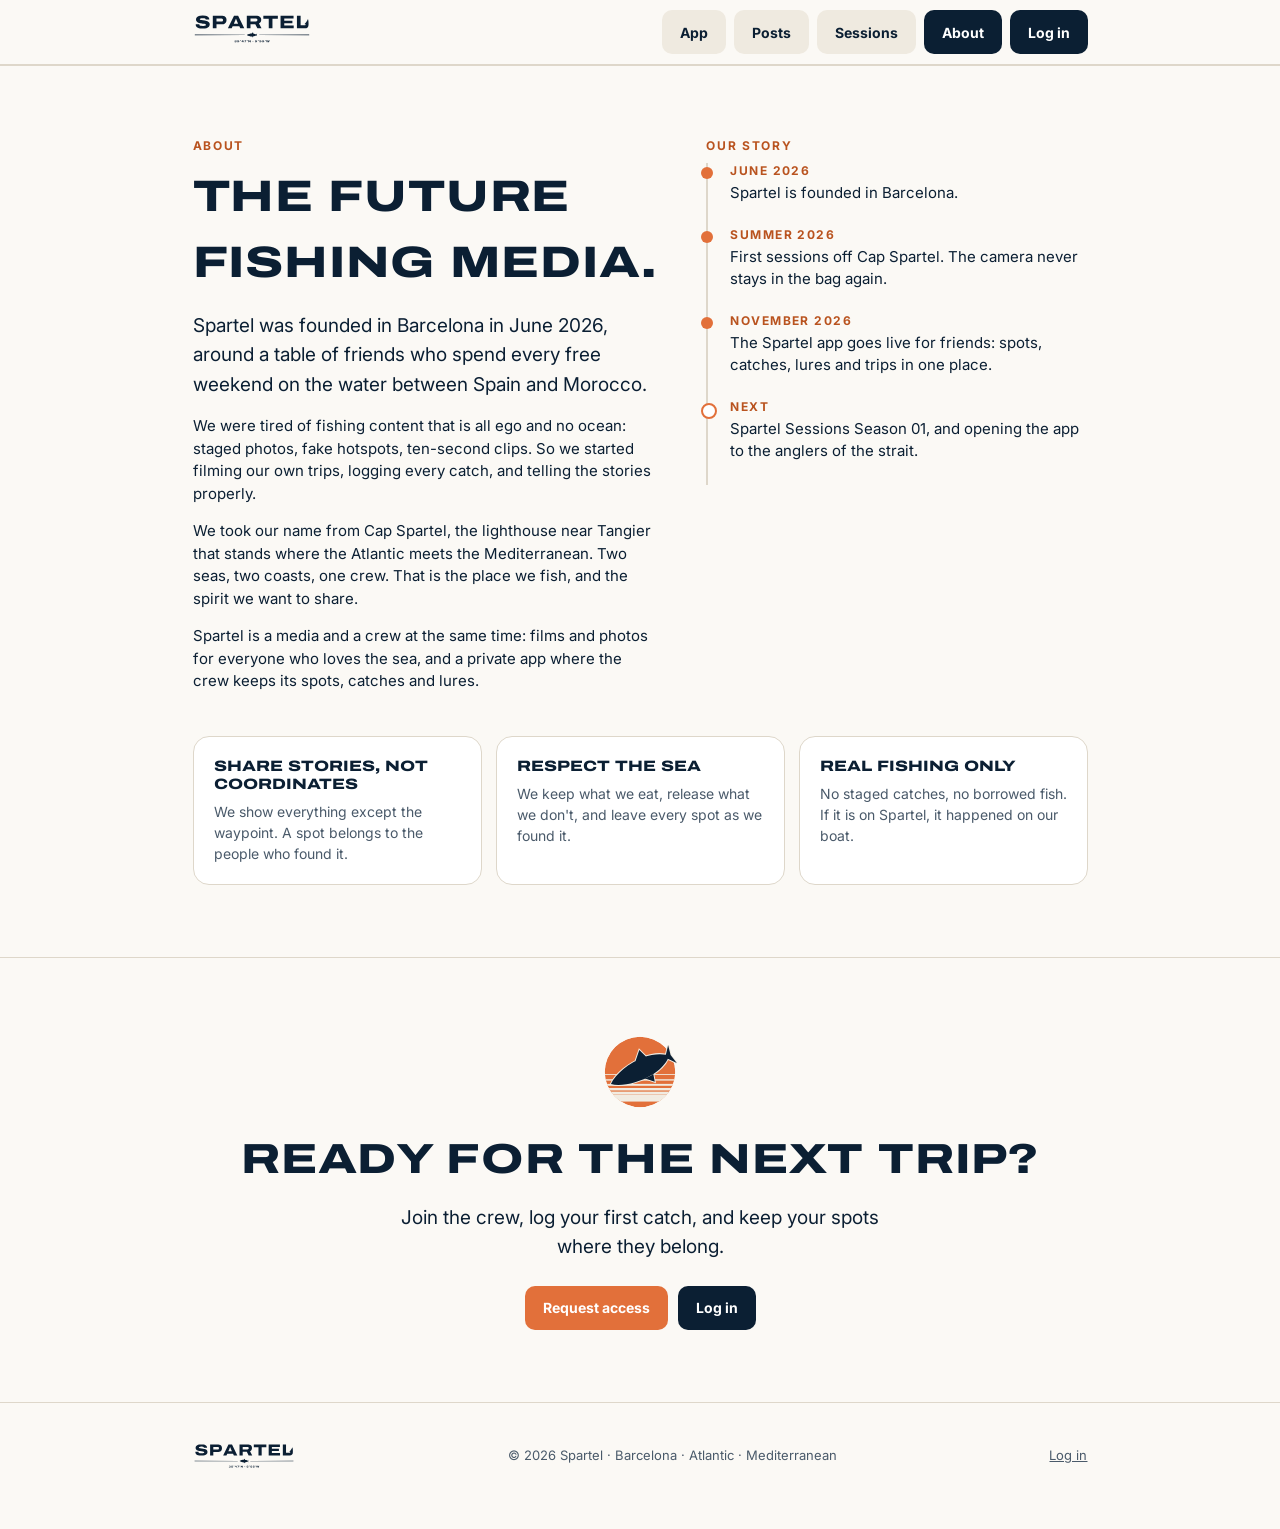
<file: about/index.html>
<!doctype html>
<html lang="en">
<head>
<meta charset="utf-8">
<meta name="viewport" content="width=device-width, initial-scale=1, viewport-fit=cover">
<title>About Spartel — founded in Barcelona, June 2026</title>
<meta name="description" content="Spartel was founded in Barcelona in June 2026 by a crew of friends fishing between Spain and Morocco.">
<meta property="og:title" content="Spartel — The future fishing media">
<meta property="og:description" content="Offshore stories from where the Atlantic meets the Mediterranean. Founded in Barcelona, June 2026.">
<meta property="og:image" content="../assets/og.png">
<meta name="theme-color" content="#0B1F33">
<link rel="icon" type="image/png" href="../assets/favicon.png">
<link rel="apple-touch-icon" href="../assets/apple-touch-icon.png">
<link rel="preconnect" href="https://fonts.googleapis.com"><link rel="preconnect" href="https://fonts.gstatic.com" crossorigin>
<link href="https://fonts.googleapis.com/css2?family=Archivo:wdth,wght@62..125,100..900&family=Inter:wght@400;500;600;700&display=swap" rel="stylesheet">
<script>if(location.search.includes('join='))location.replace('../app/'+location.search);</script>
<style>
:root{--navy:#0B1F33;--sand:#F1ECE2;--sun:#E2703A;--sun-d:#B9531F;--muted:#4A5A6A;--line:#DED7CA;--h:"Archivo",system-ui,sans-serif;--b:"Inter",system-ui,sans-serif}
*{box-sizing:border-box}html{scroll-behavior:smooth}
body{margin:0;background:#FBF9F5;color:var(--navy);font:15px/1.5 var(--b)}
a{color:inherit}
.h{font-family:var(--h);font-stretch:125%;font-weight:800;letter-spacing:.02em;text-transform:uppercase;margin:0}
.wrap{max-width:935px;margin:0 auto;padding:0 20px}
header.top{position:sticky;top:0;z-index:20;background:rgba(251,249,245,.92);backdrop-filter:blur(10px);border-bottom:1px solid var(--line)}
header.top .wrap{display:flex;align-items:center;justify-content:space-between;height:64px;gap:12px}
header.top img{height:30px}
.btn{display:inline-flex;align-items:center;justify-content:center;gap:8px;min-height:44px;padding:0 18px;border-radius:10px;font:700 14px var(--b);text-decoration:none;border:none;cursor:pointer}
.btn.p{background:var(--sun);color:#fff}.btn.d{background:var(--navy);color:#fff}.btn.g{background:#EFEAE0;color:var(--navy)}
.btn:hover{filter:brightness(.95)}
.profile{display:grid;grid-template-columns:auto 1fr;grid-template-areas:"av head" "av bio";gap:8px 72px;align-items:start;padding:40px 0 28px}
.profile .avatar{grid-area:av;align-self:center}.profile .head{grid-area:head}.profile .bio{grid-area:bio}
.avatar{width:170px;height:170px;border-radius:50%;padding:5px;background:conic-gradient(from 200deg,var(--sun),#F2B07A,var(--navy),var(--sun));}
.avatar img{width:100%;height:100%;border-radius:50%;background:var(--sand);border:5px solid #FBF9F5;display:block}
.prow{display:flex;align-items:center;gap:12px;flex-wrap:wrap}
.prow h1{font:600 22px var(--b);margin:0 8px 0 0}
.stats{display:flex;gap:36px;margin:20px 0;padding:0;list-style:none}
.stats b{font-weight:700}
.bio p{margin:0}.bio .name{font-weight:700}.bio .cat{color:var(--muted)}
.bio .loc{color:var(--sun-d);font-weight:600}
.hls{display:flex;gap:28px;overflow-x:auto;padding:8px 0 28px;scrollbar-width:none}.hls::-webkit-scrollbar{display:none}
.hl{background:none;border:none;display:flex;flex-direction:column;align-items:center;gap:8px;cursor:pointer;color:var(--navy);flex:none}
.ring{width:84px;height:84px;border-radius:50%;padding:3px;border:1px solid var(--line);display:block}
.in{width:100%;height:100%;border-radius:50%;display:flex;align-items:center;justify-content:center;overflow:hidden}
.in svg{display:block}
.in.navy{background:var(--navy)}.in.sand{background:var(--sand)}.in.sun{background:var(--sun)}.in.white{background:#fff;border:1px solid var(--line)}
.in .mini{font:800 13px var(--h);font-stretch:125%;color:#fff;letter-spacing:.05em}
.lbl{font:600 12px var(--b)}
.tabs{display:flex;justify-content:center;gap:56px;border-top:1px solid var(--line)}
.tabs a{display:flex;align-items:center;gap:6px;height:52px;font:600 12px var(--b);letter-spacing:.1em;text-transform:uppercase;text-decoration:none;color:var(--muted);border-top:1px solid transparent;margin-top:-1px}
.tabs a.on{color:var(--navy);border-top-color:var(--navy)}
.grid{display:grid;grid-template-columns:repeat(3,1fr);gap:4px}
.post{border:none;padding:0;cursor:pointer;aspect-ratio:1;position:relative;overflow:hidden;font:inherit;color:inherit;container-type:inline-size}
.post .tile{position:absolute;inset:0;display:flex;flex-direction:column;align-items:center;justify-content:center;gap:6%;padding:10%;text-align:center;transition:transform .35s}
.post:hover .tile{transform:scale(1.04)}
.post::after{content:"";position:absolute;inset:0;background:rgba(11,31,51,0);transition:background .2s}
.post:hover::after{background:rgba(11,31,51,.12)}
.post.navy{background:var(--navy);color:var(--sand)}.post.sand{background:var(--sand);color:var(--navy)}.post.sun{background:var(--sun);color:#fff}.post.white{background:#fff;color:var(--navy);outline:1px solid var(--line);outline-offset:-1px}
.tile p{margin:0}
.t-xl{font:800 9.4cqw/1.05 var(--h);font-stretch:125%}
.t-lg{font:800 7.6cqw/1.08 var(--h);font-stretch:125%}
.t-md{font:800 6.4cqw/1.1 var(--h);font-stretch:125%}
.t-sm{font:700 max(9px,4.6cqw) var(--b);letter-spacing:.12em}
.t-xs{font:500 max(9px,4.2cqw) var(--b);opacity:.8}
.kick{font:700 max(8px,3.8cqw) var(--b);letter-spacing:.16em;color:var(--sun)}
.post.sun .kick{color:var(--navy)}
.tile .wm{width:72%}
.art{display:flex;align-items:center;justify-content:center;width:72%;height:52%;flex:0 1 auto;min-height:0}
.art svg{width:100%;height:100%;display:block}
.art .badge{width:100%}
.art.lure{width:40%;height:40%;color:var(--navy)}
.art.lure svg{width:100%;height:100%}
.phone{width:42%;aspect-ratio:9/17;border-radius:16%/8%;background:var(--navy);padding:6%}
.phone .scr{width:100%;height:100%;border-radius:12%/6%;background:var(--sand);display:flex;flex-direction:column;align-items:center;justify-content:flex-start;gap:8%;padding:14% 10%}
.phone .scr img{width:40%}.phone .scr p{font:800 clamp(7px,1.2vw,11px) var(--h);font-stretch:125%;margin:0}
.phone .scr span{display:block;width:100%;height:12%;border-radius:6px;background:#fff}.phone .scr span.s{background:var(--sun);height:9%;width:60%}
section.block{padding:72px 0;border-top:1px solid var(--line)}
.kicker{font:700 12px var(--b);letter-spacing:.14em;text-transform:uppercase;color:var(--sun-d);margin:0 0 10px}
.two{display:grid;grid-template-columns:1.1fr .9fr;gap:48px;align-items:start}
.lead{font-size:19px;line-height:1.55;margin:16px 0}
.eps{list-style:none;padding:0;margin:24px 0 0;display:grid;grid-template-columns:repeat(3,1fr);gap:14px}
.eps li{background:var(--navy);color:var(--sand);border-radius:16px;padding:18px;min-height:140px;display:flex;flex-direction:column;justify-content:space-between}
.eps li b{font:800 15px/1.2 var(--h);font-stretch:125%;text-transform:uppercase}
.eps li span{font:700 11px var(--b);letter-spacing:.14em;color:var(--sun)}
.values{display:grid;grid-template-columns:repeat(3,1fr);gap:14px;margin-top:28px}
.values div{background:#fff;border:1px solid var(--line);border-radius:16px;padding:20px}
.values b{display:block;font:800 15px/1.2 var(--h);font-stretch:125%;text-transform:uppercase;margin-bottom:8px}
.values p{margin:0;color:var(--muted);font-size:14px}
.tl{list-style:none;padding:0;margin:0;border-left:2px solid var(--line)}
.tl li{position:relative;padding:0 0 22px 22px}
.tl li::before{content:"";position:absolute;left:-7px;top:4px;width:12px;height:12px;border-radius:50%;background:var(--sun)}
.tl li.next::before{background:#fff;border:2px solid var(--sun)}
.tl b{display:block;font:700 12px var(--b);letter-spacing:.12em;text-transform:uppercase;color:var(--sun-d)}
.tl p{margin:4px 0 0}
.app{background:var(--navy);color:var(--sand);border-radius:28px;padding:48px;display:grid;grid-template-columns:1fr auto;gap:40px;align-items:center}
.app ul{padding:0;margin:20px 0 28px;list-style:none;display:grid;gap:10px}
.app li{display:flex;gap:10px;align-items:flex-start}.app li::before{content:"";flex:none;width:8px;height:8px;border-radius:50%;background:var(--sun);margin-top:8px}
.app .phone{width:200px}
.app .cta{display:flex;gap:10px;flex-wrap:wrap}
footer{padding:40px 0 60px;border-top:1px solid var(--line);color:var(--muted);font-size:13px}
footer .wrap{display:flex;justify-content:space-between;gap:20px;flex-wrap:wrap;align-items:center}
.modal{position:fixed;inset:0;z-index:50;background:rgba(11,31,51,.72);display:none;align-items:center;justify-content:center;padding:20px}
.modal.open{display:flex}
.mbox{background:#fff;border-radius:6px;overflow:hidden;display:grid;grid-template-columns:minmax(0,560px) 320px;max-width:880px;width:100%;max-height:90vh}
.mbox .media{aspect-ratio:1;position:relative}
.mbox .media .post{position:absolute;inset:0;cursor:default;pointer-events:none}
.mbox .side{display:flex;flex-direction:column}
.mbox .who{display:flex;align-items:center;gap:10px;padding:14px 16px;border-bottom:1px solid var(--line);font-weight:700}
.mbox .who img{width:34px;height:34px;border-radius:50%;background:var(--sand)}
.mbox .cap{padding:16px;flex:1;overflow:auto}
.mbox .cap p{margin:0 0 10px}.mbox .cap .tag{color:#2B5A88}
.mbox .act{padding:14px 16px;border-top:1px solid var(--line);display:flex;justify-content:space-between;align-items:center;gap:10px}
.x{position:fixed;top:14px;right:18px;background:none;border:none;color:#fff;font-size:30px;cursor:pointer;width:48px;height:48px;z-index:51}
.story{width:min(420px,100%);aspect-ratio:9/16;max-height:88vh;border-radius:14px;background:var(--navy);color:var(--sand);padding:28px;display:flex;flex-direction:column;justify-content:flex-end;gap:14px;position:relative;overflow:hidden}
.story .bar{position:absolute;top:14px;left:14px;right:14px;height:3px;background:rgba(241,236,226,.3);border-radius:2px;overflow:hidden}
.story .bar i{display:block;height:100%;width:0;background:var(--sand)}
.story.play .bar i{animation:fill 6s linear forwards}
@keyframes fill{to{width:100%}}
.story.sand{background:var(--sand);color:var(--navy)}.story.white{background:#fff;color:var(--navy)}.story.sun{background:var(--sun);color:var(--navy)}
.story.sand .bar i,.story.white .bar i,.story.sun .bar i{background:var(--navy)}.story.sand .bar,.story.white .bar,.story.sun .bar{background:rgba(11,31,51,.2)}
.story .art2{position:absolute;inset:60px 40px 45%;display:flex;align-items:center;justify-content:center}
.story .art2 img{max-height:100%}
.story .art2 svg,.story .art2 img,.story .art2 span{width:60%!important;height:auto!important;max-height:100%}
.story .art2 .mini{font-size:48px}
.story p{margin:0;font-size:17px}
@media (max-width:760px){
 .profile{grid-template-areas:"av head" "bio bio";gap:16px 20px;padding:20px 0}
 .avatar{width:86px;height:86px;padding:3px}.avatar img{border-width:3px}
 .prow h1{font-size:18px}
 .stats{gap:20px;margin:10px 0 0;font-size:14px}
 .hls{gap:16px}.ring{width:66px;height:66px}
 .tabs{gap:28px}
 .grid{gap:3px}.wrap.gridwrap{padding:0}
 .two,.app{grid-template-columns:1fr}.app{padding:28px;border-radius:20px}.app .phone{display:none}
 .eps,.values{grid-template-columns:1fr}
 section.block{padding:48px 0}
 .mbox{grid-template-columns:1fr;max-height:92vh;overflow:auto}
 header.top .btn.g{display:none}
}
.hero{background:var(--navy);color:var(--sand);overflow:hidden}
.hero .wrap{display:grid;grid-template-columns:1.05fr .95fr;gap:40px;align-items:center;padding-top:64px;padding-bottom:0}
.hero h1{font:800 clamp(34px,5.6vw,60px)/1.02 var(--h);font-stretch:125%;text-transform:uppercase;margin:12px 0 18px}
.hero h1 em{font-style:normal;color:var(--sun)}
.hero .sub{font-size:18px;color:#C9D3DC;max-width:520px;margin:0 0 28px}
.hero .cta{display:flex;gap:10px;flex-wrap:wrap}
.hero .btn.g{background:#1C3550;color:var(--sand)}
.hero .note{font-size:13px;color:#9FB0C0;margin:16px 0 64px}
.phones{position:relative;height:560px}
.dev{position:absolute;width:250px;border-radius:38px;background:#050F1A;padding:10px;box-shadow:0 30px 60px rgba(0,0,0,.35)}
.dev img{width:100%;height:auto;border-radius:29px;display:block;aspect-ratio:390/844}
.phones .d1{left:4%;top:40px;transform:rotate(-6deg)}.phones .d2{right:2%;top:0;z-index:2;transform:rotate(4deg)}
.feat{display:grid;grid-template-columns:1fr 1fr;gap:56px;align-items:center;padding:56px 0;border-bottom:1px solid var(--line)}
.feat:last-of-type{border-bottom:none}
.feat.rev .ftext{order:2}
.feat .dev{position:relative;margin:0 auto;width:260px}
.feat h3{font:800 clamp(24px,3.6vw,34px)/1.08 var(--h);font-stretch:125%;text-transform:uppercase;margin:8px 0 14px}
.feat p{color:var(--muted);font-size:16px;margin:0 0 12px}
.feat ul{padding-left:18px;margin:0;color:var(--navy)}.feat li{margin:6px 0}
.minis{display:grid;grid-template-columns:repeat(3,1fr);gap:14px;margin-top:20px}
.minis div{background:#fff;border:1px solid var(--line);border-radius:16px;padding:18px}
.minis b{display:block;font:800 14px/1.2 var(--h);font-stretch:125%;text-transform:uppercase;margin-bottom:6px}
.minis p{margin:0;color:var(--muted);font-size:14px}
.steps{display:grid;grid-template-columns:repeat(3,1fr);gap:14px;margin-top:24px;counter-reset:st}
.steps div{background:var(--sand);border-radius:16px;padding:20px;counter-increment:st}
.steps div::before{content:counter(st);display:inline-flex;width:34px;height:34px;border-radius:50%;background:var(--sun);color:#fff;font:800 15px var(--b);align-items:center;justify-content:center;margin-bottom:12px}
.steps b{display:block;margin-bottom:4px}.steps p{margin:0;color:var(--muted);font-size:14px}
.media-intro{padding-top:56px}
@media (max-width:760px){
 .hero .wrap{grid-template-columns:1fr;padding-top:36px}
 .phones{height:420px}.dev{width:190px;border-radius:30px;padding:8px}.dev img{border-radius:23px}
 .phones .d1{left:2%;top:30px}.phones .d2{right:2%}
 .hero .note{margin-bottom:28px}
 .feat{grid-template-columns:1fr;gap:28px;padding:40px 0}.feat.rev .ftext{order:0}
 .feat .dev{width:230px}
 .minis,.steps{grid-template-columns:1fr}
}
@media (prefers-reduced-motion:reduce){*{transition:none!important;animation:none!important}html{scroll-behavior:auto}}
</style>
<style>
.top nav a.cur{background:var(--navy);color:#fff}
.pagehead{padding:56px 0 8px}
.pagehead h1{font-size:clamp(34px,6vw,64px)}
.hl{scroll-margin-top:80px}
@media (max-width:760px){.top nav .lk{display:none}}
</style>
</head>
<body>
<header class="top"><div class="wrap"><a href="../" aria-label="Spartel"><img src="../assets/wordmark.svg" alt="Spartel"></a><nav style="display:flex;gap:8px;align-items:center"><a class="btn g lk" href="../">App</a><a class="btn g lk" href="../posts/">Posts</a><a class="btn g lk" href="../sessions/">Sessions</a><a class="btn g lk cur" href="../about/" aria-current="page">About</a><a class="btn d" href="../app/">Log in</a></nav></div></header>
<main id="top"><section class="block" id="about"><div class="wrap two">
 <div>
  <p class="kicker">About</p>
  <h2 class="h" style="font-size:clamp(26px,5vw,44px)">The future<br>fishing media.</h2>
  <p class="lead">Spartel was founded in Barcelona in June 2026, around a table of friends who spend every free weekend on the water between Spain and Morocco.</p>
  <p>We were tired of fishing content that is all ego and no ocean: staged photos, fake hotspots, ten-second clips. So we started filming our own trips, logging every catch, and telling the stories properly.</p>
  <p>We took our name from Cap Spartel, the lighthouse near Tangier that stands where the Atlantic meets the Mediterranean. Two seas, two coasts, one crew. That is the place we fish, and the spirit we want to share.</p>
  <p>Spartel is a media and a crew at the same time: films and photos for everyone who loves the sea, and a private app where the crew keeps its spots, catches and lures.</p>
 </div>
 <div>
  <p class="kicker">Our story</p>
  <ol class="tl">
   <li><b>June 2026</b><p>Spartel is founded in Barcelona.</p></li>
   <li><b>Summer 2026</b><p>First sessions off Cap Spartel. The camera never stays in the bag again.</p></li>
   <li><b>November 2026</b><p>The Spartel app goes live for friends: spots, catches, lures and trips in one place.</p></li>
   <li class="next"><b>Next</b><p>Spartel Sessions Season 01, and opening the app to the anglers of the strait.</p></li>
  </ol>
 </div>
</div>
<div class="wrap"><div class="values">
 <div><b>Share stories, not coordinates</b><p>We show everything except the waypoint. A spot belongs to the people who found it.</p></div>
 <div><b>Respect the sea</b><p>We keep what we eat, release what we don't, and leave every spot as we found it.</p></div>
 <div><b>Real fishing only</b><p>No staged catches, no borrowed fish. If it is on Spartel, it happened on our boat.</p></div>
</div></div></section>


<section class="block"><div class="wrap" style="text-align:center"><img src="../assets/symbol.svg" alt="" width="84" height="84" style="margin:0 auto 14px;display:block"><h2 class="h" style="font-size:clamp(26px,4.6vw,42px)">Ready for the next trip?</h2><p class="lead" style="max-width:520px;margin:12px auto 24px">Join the crew, log your first catch, and keep your spots where they belong.</p><div style="display:flex;gap:10px;justify-content:center;flex-wrap:wrap"><a class="btn p" href="../#access">Request access</a><a class="btn d" href="../app/">Log in</a></div></div></section>
</main><footer><div class="wrap"><img src="../assets/wordmark.svg" alt="Spartel" style="height:26px"><span>© 2026 Spartel · Barcelona · Atlantic · Mediterranean</span><a href="../app/">Log in</a></div></footer>

</body></html>
</file>
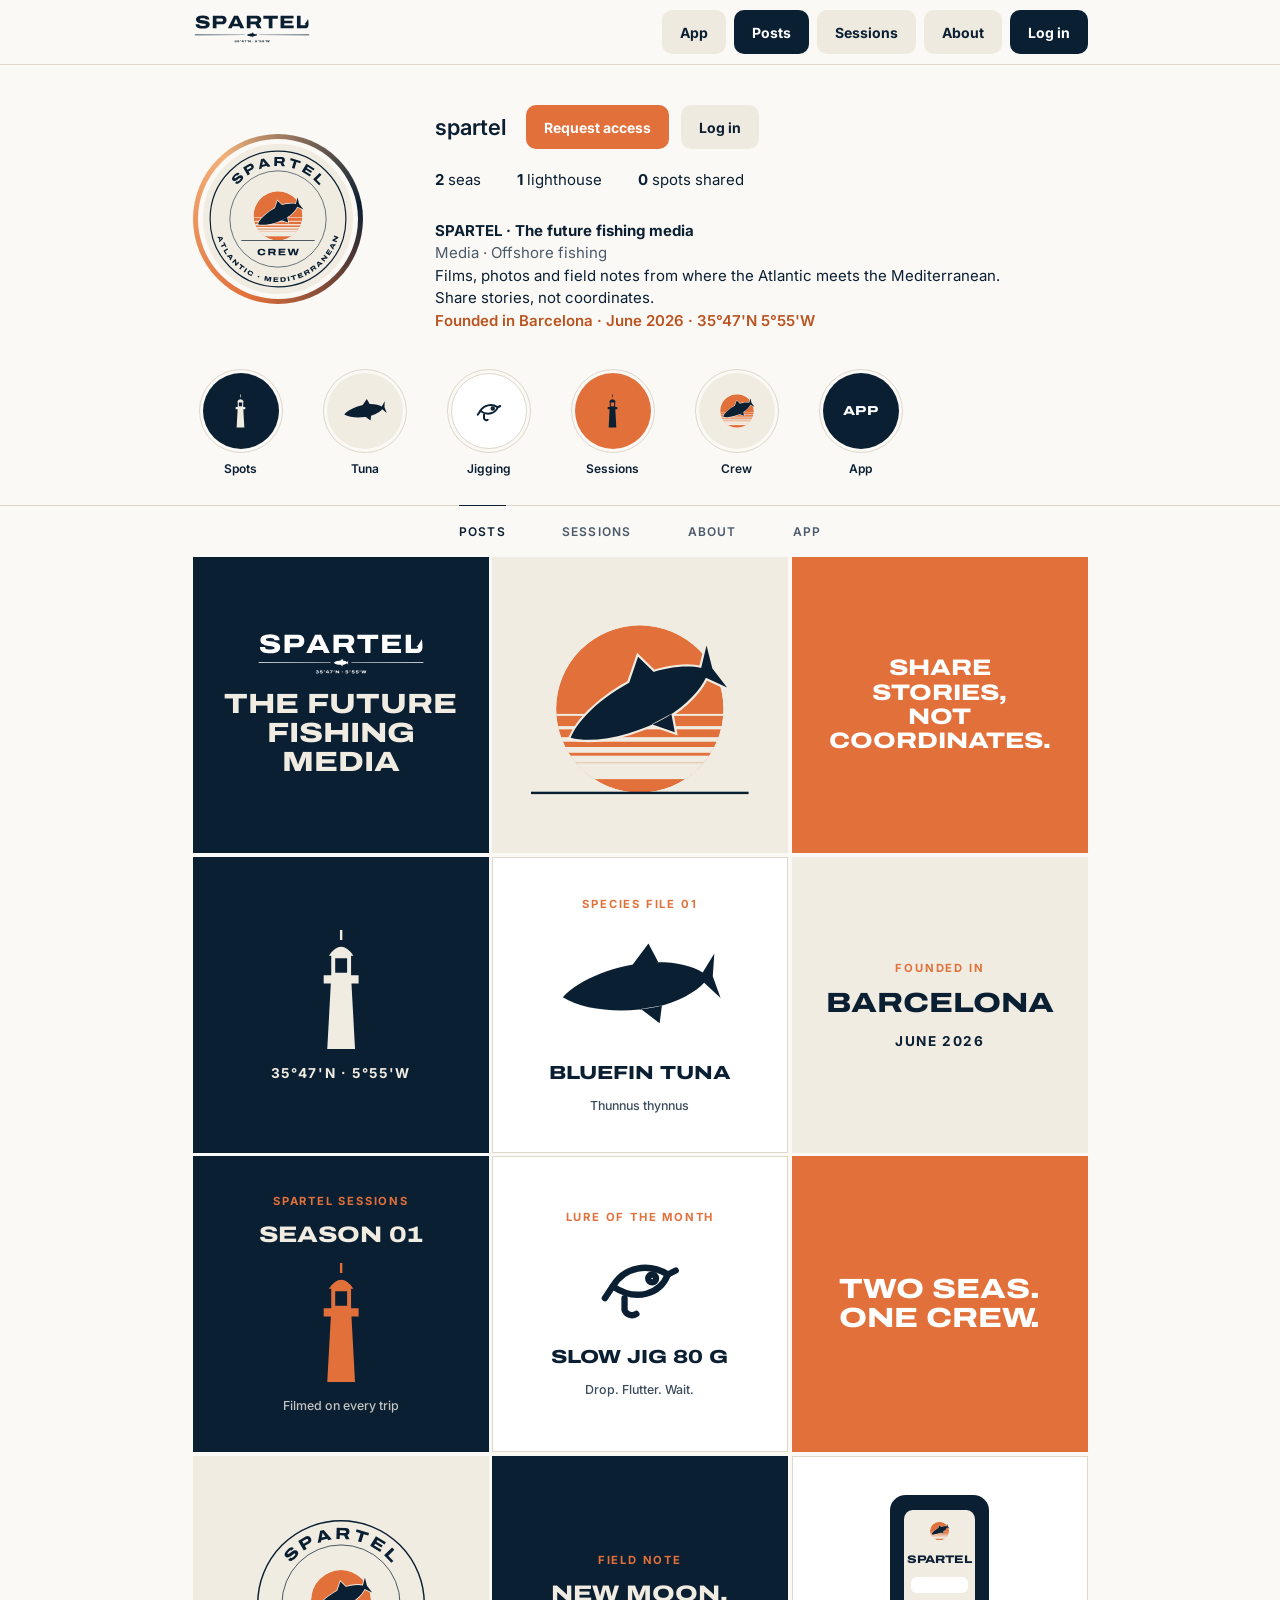
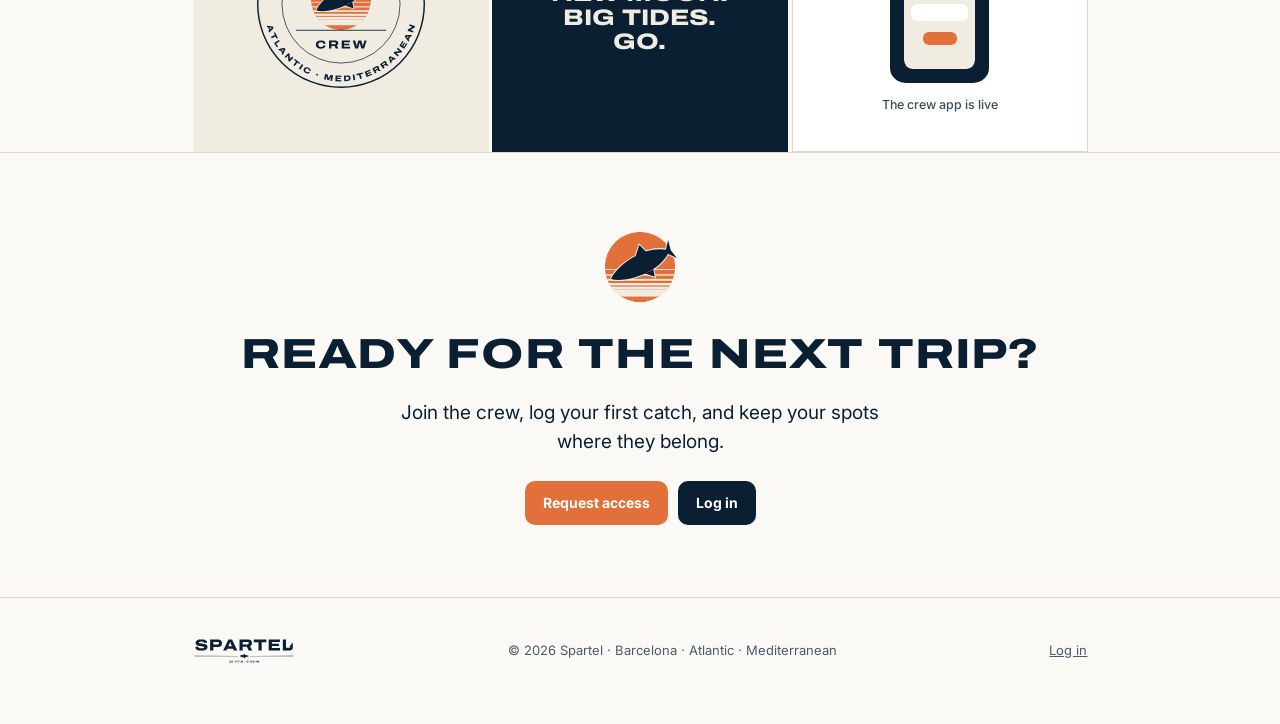
<file: posts/index.html>
<!doctype html>
<html lang="en">
<head>
<meta charset="utf-8">
<meta name="viewport" content="width=device-width, initial-scale=1, viewport-fit=cover">
<title>Spartel — The future fishing media</title>
<meta name="description" content="Spartel is the future fishing media: films, photos and field notes from where the Atlantic meets the Mediterranean. Founded in Barcelona, June 2026.">
<meta property="og:title" content="Spartel — The future fishing media">
<meta property="og:description" content="Offshore stories from where the Atlantic meets the Mediterranean. Founded in Barcelona, June 2026.">
<meta property="og:image" content="../assets/og.png">
<meta name="theme-color" content="#0B1F33">
<link rel="icon" type="image/png" href="../assets/favicon.png">
<link rel="apple-touch-icon" href="../assets/apple-touch-icon.png">
<link rel="preconnect" href="https://fonts.googleapis.com"><link rel="preconnect" href="https://fonts.gstatic.com" crossorigin>
<link href="https://fonts.googleapis.com/css2?family=Archivo:wdth,wght@62..125,100..900&family=Inter:wght@400;500;600;700&display=swap" rel="stylesheet">
<script>if(location.search.includes('join='))location.replace('../app/'+location.search);</script>
<style>
:root{--navy:#0B1F33;--sand:#F1ECE2;--sun:#E2703A;--sun-d:#B9531F;--muted:#4A5A6A;--line:#DED7CA;--h:"Archivo",system-ui,sans-serif;--b:"Inter",system-ui,sans-serif}
*{box-sizing:border-box}html{scroll-behavior:smooth}
body{margin:0;background:#FBF9F5;color:var(--navy);font:15px/1.5 var(--b)}
a{color:inherit}
.h{font-family:var(--h);font-stretch:125%;font-weight:800;letter-spacing:.02em;text-transform:uppercase;margin:0}
.wrap{max-width:935px;margin:0 auto;padding:0 20px}
header.top{position:sticky;top:0;z-index:20;background:rgba(251,249,245,.92);backdrop-filter:blur(10px);border-bottom:1px solid var(--line)}
header.top .wrap{display:flex;align-items:center;justify-content:space-between;height:64px;gap:12px}
header.top img{height:30px}
.btn{display:inline-flex;align-items:center;justify-content:center;gap:8px;min-height:44px;padding:0 18px;border-radius:10px;font:700 14px var(--b);text-decoration:none;border:none;cursor:pointer}
.btn.p{background:var(--sun);color:#fff}.btn.d{background:var(--navy);color:#fff}.btn.g{background:#EFEAE0;color:var(--navy)}
.btn:hover{filter:brightness(.95)}
.profile{display:grid;grid-template-columns:auto 1fr;grid-template-areas:"av head" "av bio";gap:8px 72px;align-items:start;padding:40px 0 28px}
.profile .avatar{grid-area:av;align-self:center}.profile .head{grid-area:head}.profile .bio{grid-area:bio}
.avatar{width:170px;height:170px;border-radius:50%;padding:5px;background:conic-gradient(from 200deg,var(--sun),#F2B07A,var(--navy),var(--sun));}
.avatar img{width:100%;height:100%;border-radius:50%;background:var(--sand);border:5px solid #FBF9F5;display:block}
.prow{display:flex;align-items:center;gap:12px;flex-wrap:wrap}
.prow h1{font:600 22px var(--b);margin:0 8px 0 0}
.stats{display:flex;gap:36px;margin:20px 0;padding:0;list-style:none}
.stats b{font-weight:700}
.bio p{margin:0}.bio .name{font-weight:700}.bio .cat{color:var(--muted)}
.bio .loc{color:var(--sun-d);font-weight:600}
.hls{display:flex;gap:28px;overflow-x:auto;padding:8px 0 28px;scrollbar-width:none}.hls::-webkit-scrollbar{display:none}
.hl{background:none;border:none;display:flex;flex-direction:column;align-items:center;gap:8px;cursor:pointer;color:var(--navy);flex:none}
.ring{width:84px;height:84px;border-radius:50%;padding:3px;border:1px solid var(--line);display:block}
.in{width:100%;height:100%;border-radius:50%;display:flex;align-items:center;justify-content:center;overflow:hidden}
.in svg{display:block}
.in.navy{background:var(--navy)}.in.sand{background:var(--sand)}.in.sun{background:var(--sun)}.in.white{background:#fff;border:1px solid var(--line)}
.in .mini{font:800 13px var(--h);font-stretch:125%;color:#fff;letter-spacing:.05em}
.lbl{font:600 12px var(--b)}
.tabs{display:flex;justify-content:center;gap:56px;border-top:1px solid var(--line)}
.tabs a{display:flex;align-items:center;gap:6px;height:52px;font:600 12px var(--b);letter-spacing:.1em;text-transform:uppercase;text-decoration:none;color:var(--muted);border-top:1px solid transparent;margin-top:-1px}
.tabs a.on{color:var(--navy);border-top-color:var(--navy)}
.grid{display:grid;grid-template-columns:repeat(3,1fr);gap:4px}
.post{border:none;padding:0;cursor:pointer;aspect-ratio:1;position:relative;overflow:hidden;font:inherit;color:inherit;container-type:inline-size}
.post .tile{position:absolute;inset:0;display:flex;flex-direction:column;align-items:center;justify-content:center;gap:6%;padding:10%;text-align:center;transition:transform .35s}
.post:hover .tile{transform:scale(1.04)}
.post::after{content:"";position:absolute;inset:0;background:rgba(11,31,51,0);transition:background .2s}
.post:hover::after{background:rgba(11,31,51,.12)}
.post.navy{background:var(--navy);color:var(--sand)}.post.sand{background:var(--sand);color:var(--navy)}.post.sun{background:var(--sun);color:#fff}.post.white{background:#fff;color:var(--navy);outline:1px solid var(--line);outline-offset:-1px}
.tile p{margin:0}
.t-xl{font:800 9.4cqw/1.05 var(--h);font-stretch:125%}
.t-lg{font:800 7.6cqw/1.08 var(--h);font-stretch:125%}
.t-md{font:800 6.4cqw/1.1 var(--h);font-stretch:125%}
.t-sm{font:700 max(9px,4.6cqw) var(--b);letter-spacing:.12em}
.t-xs{font:500 max(9px,4.2cqw) var(--b);opacity:.8}
.kick{font:700 max(8px,3.8cqw) var(--b);letter-spacing:.16em;color:var(--sun)}
.post.sun .kick{color:var(--navy)}
.tile .wm{width:72%}
.art{display:flex;align-items:center;justify-content:center;width:72%;height:52%;flex:0 1 auto;min-height:0}
.art svg{width:100%;height:100%;display:block}
.art .badge{width:100%}
.art.lure{width:40%;height:40%;color:var(--navy)}
.art.lure svg{width:100%;height:100%}
.phone{width:42%;aspect-ratio:9/17;border-radius:16%/8%;background:var(--navy);padding:6%}
.phone .scr{width:100%;height:100%;border-radius:12%/6%;background:var(--sand);display:flex;flex-direction:column;align-items:center;justify-content:flex-start;gap:8%;padding:14% 10%}
.phone .scr img{width:40%}.phone .scr p{font:800 clamp(7px,1.2vw,11px) var(--h);font-stretch:125%;margin:0}
.phone .scr span{display:block;width:100%;height:12%;border-radius:6px;background:#fff}.phone .scr span.s{background:var(--sun);height:9%;width:60%}
section.block{padding:72px 0;border-top:1px solid var(--line)}
.kicker{font:700 12px var(--b);letter-spacing:.14em;text-transform:uppercase;color:var(--sun-d);margin:0 0 10px}
.two{display:grid;grid-template-columns:1.1fr .9fr;gap:48px;align-items:start}
.lead{font-size:19px;line-height:1.55;margin:16px 0}
.eps{list-style:none;padding:0;margin:24px 0 0;display:grid;grid-template-columns:repeat(3,1fr);gap:14px}
.eps li{background:var(--navy);color:var(--sand);border-radius:16px;padding:18px;min-height:140px;display:flex;flex-direction:column;justify-content:space-between}
.eps li b{font:800 15px/1.2 var(--h);font-stretch:125%;text-transform:uppercase}
.eps li span{font:700 11px var(--b);letter-spacing:.14em;color:var(--sun)}
.values{display:grid;grid-template-columns:repeat(3,1fr);gap:14px;margin-top:28px}
.values div{background:#fff;border:1px solid var(--line);border-radius:16px;padding:20px}
.values b{display:block;font:800 15px/1.2 var(--h);font-stretch:125%;text-transform:uppercase;margin-bottom:8px}
.values p{margin:0;color:var(--muted);font-size:14px}
.tl{list-style:none;padding:0;margin:0;border-left:2px solid var(--line)}
.tl li{position:relative;padding:0 0 22px 22px}
.tl li::before{content:"";position:absolute;left:-7px;top:4px;width:12px;height:12px;border-radius:50%;background:var(--sun)}
.tl li.next::before{background:#fff;border:2px solid var(--sun)}
.tl b{display:block;font:700 12px var(--b);letter-spacing:.12em;text-transform:uppercase;color:var(--sun-d)}
.tl p{margin:4px 0 0}
.app{background:var(--navy);color:var(--sand);border-radius:28px;padding:48px;display:grid;grid-template-columns:1fr auto;gap:40px;align-items:center}
.app ul{padding:0;margin:20px 0 28px;list-style:none;display:grid;gap:10px}
.app li{display:flex;gap:10px;align-items:flex-start}.app li::before{content:"";flex:none;width:8px;height:8px;border-radius:50%;background:var(--sun);margin-top:8px}
.app .phone{width:200px}
.app .cta{display:flex;gap:10px;flex-wrap:wrap}
footer{padding:40px 0 60px;border-top:1px solid var(--line);color:var(--muted);font-size:13px}
footer .wrap{display:flex;justify-content:space-between;gap:20px;flex-wrap:wrap;align-items:center}
.modal{position:fixed;inset:0;z-index:50;background:rgba(11,31,51,.72);display:none;align-items:center;justify-content:center;padding:20px}
.modal.open{display:flex}
.mbox{background:#fff;border-radius:6px;overflow:hidden;display:grid;grid-template-columns:minmax(0,560px) 320px;max-width:880px;width:100%;max-height:90vh}
.mbox .media{aspect-ratio:1;position:relative}
.mbox .media .post{position:absolute;inset:0;cursor:default;pointer-events:none}
.mbox .side{display:flex;flex-direction:column}
.mbox .who{display:flex;align-items:center;gap:10px;padding:14px 16px;border-bottom:1px solid var(--line);font-weight:700}
.mbox .who img{width:34px;height:34px;border-radius:50%;background:var(--sand)}
.mbox .cap{padding:16px;flex:1;overflow:auto}
.mbox .cap p{margin:0 0 10px}.mbox .cap .tag{color:#2B5A88}
.mbox .act{padding:14px 16px;border-top:1px solid var(--line);display:flex;justify-content:space-between;align-items:center;gap:10px}
.x{position:fixed;top:14px;right:18px;background:none;border:none;color:#fff;font-size:30px;cursor:pointer;width:48px;height:48px;z-index:51}
.story{width:min(420px,100%);aspect-ratio:9/16;max-height:88vh;border-radius:14px;background:var(--navy);color:var(--sand);padding:28px;display:flex;flex-direction:column;justify-content:flex-end;gap:14px;position:relative;overflow:hidden}
.story .bar{position:absolute;top:14px;left:14px;right:14px;height:3px;background:rgba(241,236,226,.3);border-radius:2px;overflow:hidden}
.story .bar i{display:block;height:100%;width:0;background:var(--sand)}
.story.play .bar i{animation:fill 6s linear forwards}
@keyframes fill{to{width:100%}}
.story.sand{background:var(--sand);color:var(--navy)}.story.white{background:#fff;color:var(--navy)}.story.sun{background:var(--sun);color:var(--navy)}
.story.sand .bar i,.story.white .bar i,.story.sun .bar i{background:var(--navy)}.story.sand .bar,.story.white .bar,.story.sun .bar{background:rgba(11,31,51,.2)}
.story .art2{position:absolute;inset:60px 40px 45%;display:flex;align-items:center;justify-content:center}
.story .art2 img{max-height:100%}
.story .art2 svg,.story .art2 img,.story .art2 span{width:60%!important;height:auto!important;max-height:100%}
.story .art2 .mini{font-size:48px}
.story p{margin:0;font-size:17px}
@media (max-width:760px){
 .profile{grid-template-areas:"av head" "bio bio";gap:16px 20px;padding:20px 0}
 .avatar{width:86px;height:86px;padding:3px}.avatar img{border-width:3px}
 .prow h1{font-size:18px}
 .stats{gap:20px;margin:10px 0 0;font-size:14px}
 .hls{gap:16px}.ring{width:66px;height:66px}
 .tabs{gap:28px}
 .grid{gap:3px}.wrap.gridwrap{padding:0}
 .two,.app{grid-template-columns:1fr}.app{padding:28px;border-radius:20px}.app .phone{display:none}
 .eps,.values{grid-template-columns:1fr}
 section.block{padding:48px 0}
 .mbox{grid-template-columns:1fr;max-height:92vh;overflow:auto}
 header.top .btn.g{display:none}
}
.hero{background:var(--navy);color:var(--sand);overflow:hidden}
.hero .wrap{display:grid;grid-template-columns:1.05fr .95fr;gap:40px;align-items:center;padding-top:64px;padding-bottom:0}
.hero h1{font:800 clamp(34px,5.6vw,60px)/1.02 var(--h);font-stretch:125%;text-transform:uppercase;margin:12px 0 18px}
.hero h1 em{font-style:normal;color:var(--sun)}
.hero .sub{font-size:18px;color:#C9D3DC;max-width:520px;margin:0 0 28px}
.hero .cta{display:flex;gap:10px;flex-wrap:wrap}
.hero .btn.g{background:#1C3550;color:var(--sand)}
.hero .note{font-size:13px;color:#9FB0C0;margin:16px 0 64px}
.phones{position:relative;height:560px}
.dev{position:absolute;width:250px;border-radius:38px;background:#050F1A;padding:10px;box-shadow:0 30px 60px rgba(0,0,0,.35)}
.dev img{width:100%;height:auto;border-radius:29px;display:block;aspect-ratio:390/844}
.phones .d1{left:4%;top:40px;transform:rotate(-6deg)}.phones .d2{right:2%;top:0;z-index:2;transform:rotate(4deg)}
.feat{display:grid;grid-template-columns:1fr 1fr;gap:56px;align-items:center;padding:56px 0;border-bottom:1px solid var(--line)}
.feat:last-of-type{border-bottom:none}
.feat.rev .ftext{order:2}
.feat .dev{position:relative;margin:0 auto;width:260px}
.feat h3{font:800 clamp(24px,3.6vw,34px)/1.08 var(--h);font-stretch:125%;text-transform:uppercase;margin:8px 0 14px}
.feat p{color:var(--muted);font-size:16px;margin:0 0 12px}
.feat ul{padding-left:18px;margin:0;color:var(--navy)}.feat li{margin:6px 0}
.minis{display:grid;grid-template-columns:repeat(3,1fr);gap:14px;margin-top:20px}
.minis div{background:#fff;border:1px solid var(--line);border-radius:16px;padding:18px}
.minis b{display:block;font:800 14px/1.2 var(--h);font-stretch:125%;text-transform:uppercase;margin-bottom:6px}
.minis p{margin:0;color:var(--muted);font-size:14px}
.steps{display:grid;grid-template-columns:repeat(3,1fr);gap:14px;margin-top:24px;counter-reset:st}
.steps div{background:var(--sand);border-radius:16px;padding:20px;counter-increment:st}
.steps div::before{content:counter(st);display:inline-flex;width:34px;height:34px;border-radius:50%;background:var(--sun);color:#fff;font:800 15px var(--b);align-items:center;justify-content:center;margin-bottom:12px}
.steps b{display:block;margin-bottom:4px}.steps p{margin:0;color:var(--muted);font-size:14px}
.media-intro{padding-top:56px}
@media (max-width:760px){
 .hero .wrap{grid-template-columns:1fr;padding-top:36px}
 .phones{height:420px}.dev{width:190px;border-radius:30px;padding:8px}.dev img{border-radius:23px}
 .phones .d1{left:2%;top:30px}.phones .d2{right:2%}
 .hero .note{margin-bottom:28px}
 .feat{grid-template-columns:1fr;gap:28px;padding:40px 0}.feat.rev .ftext{order:0}
 .feat .dev{width:230px}
 .minis,.steps{grid-template-columns:1fr}
}
@media (prefers-reduced-motion:reduce){*{transition:none!important;animation:none!important}html{scroll-behavior:auto}}
</style>
<style>
.top nav a.cur{background:var(--navy);color:#fff}
.pagehead{padding:56px 0 8px}
.pagehead h1{font-size:clamp(34px,6vw,64px)}
.hl{scroll-margin-top:80px}
@media (max-width:760px){.top nav .lk{display:none}}
</style>
</head>
<body>
<header class="top"><div class="wrap"><a href="../" aria-label="Spartel"><img src="../assets/wordmark.svg" alt="Spartel"></a><nav style="display:flex;gap:8px;align-items:center"><a class="btn g lk" href="../">App</a><a class="btn g lk cur" href="../posts/" aria-current="page">Posts</a><a class="btn g lk" href="../sessions/">Sessions</a><a class="btn g lk" href="../about/">About</a><a class="btn d" href="../app/">Log in</a></nav></div></header>
<main id="top"><div class="wrap" id="media">
 <section class="profile" aria-label="Profil Spartel">
  <div class="avatar"><img src="../assets/badge.svg" alt="Badge Spartel Crew"></div>
  <div class="head">
   <div class="prow"><h1>spartel</h1><a class="btn p" href="../#access">Request access</a><a class="btn g" href="../app/">Log in</a></div>
   <ul class="stats"><li><b>2</b> seas</li><li><b>1</b> lighthouse</li><li><b>0</b> spots shared</li></ul>
  </div>
  <div class="bio">
   <p class="name">SPARTEL · The future fishing media</p>
   <p class="cat">Media · Offshore fishing</p>
   <p>Films, photos and field notes from where the Atlantic meets the Mediterranean.</p>
   <p>Share stories, not coordinates.</p>
   <p class="loc">Founded in Barcelona · June 2026 · 35°47'N 5°55'W</p>
  </div>
 </section>
 <div class="hls" role="list"><button class="hl" data-h="0"><span class="ring"><span class="in navy"><svg viewBox="-100 -610 200 620" height="34" aria-hidden="true"><path fill-rule="evenodd" d="M-70 0 L-52 -330 L52 -330 L70 0 Z M-88 -330 H88 V-372 H-88 Z M-50 -372 H50 V-470 H-50 Z M-62 -470 Q0 -560 62 -470 Z M-6 -550 H6 V-600 H-6 Z M-30 -385 H30 V-457 H-30 Z" fill="#F1ECE2"/></svg></span></span><span class="lbl">Spots</span></button><button class="hl" data-h="1"><span class="ring"><span class="in sand"><svg viewBox="-360 -200 720 400" width="46" aria-hidden="true"><g transform="rotate(-10)"><path d="M-330 0 C-250 -70 -80 -105 60 -95 C150 -88 230 -55 270 -22 L330 -95 L310 0 L330 95 L270 22 C230 55 150 88 60 95 C-80 105 -250 70 -330 0 Z M-20 -95 L60 -175 L90 -92 Z M-10 95 L60 165 L80 92 Z" fill="#0B1F33"/></g></svg></span></span><span class="lbl">Tuna</span></button><button class="hl" data-h="2"><span class="ring"><span class="in white"><span style="width:30px;height:30px;color:#0B1F33"><svg viewBox="0 0 24 24" fill="none" stroke="currentColor" stroke-width="1.6" stroke-linecap="round" stroke-linejoin="round" aria-hidden="true"><path d="M5 12c3-5 9-6 14-3-2 5-8 7-14 3z"/><circle cx="15" cy="10" r="1"/><path d="M5 12l-2 3M19 9l2-1"/><path d="M8 15v3a2 2 0 0 0 3 1"/></svg></span></span></span><span class="lbl">Jigging</span></button><button class="hl" data-h="3"><span class="ring"><span class="in sun"><svg viewBox="-100 -610 200 620" height="34" aria-hidden="true"><path fill-rule="evenodd" d="M-70 0 L-52 -330 L52 -330 L70 0 Z M-88 -330 H88 V-372 H-88 Z M-50 -372 H50 V-470 H-50 Z M-62 -470 Q0 -560 62 -470 Z M-6 -550 H6 V-600 H-6 Z M-30 -385 H30 V-457 H-30 Z" fill="#0B1F33"/></svg></span></span><span class="lbl">Sessions</span></button><button class="hl" data-h="4"><span class="ring"><span class="in sand"><img src="../assets/symbol.svg" alt="" style="width:40px"></span></span><span class="lbl">Crew</span></button><button class="hl" data-h="5"><span class="ring"><span class="in navy"><span class="mini">APP</span></span></span><span class="lbl">App</span></button></div>
</div>
<nav class="tabs" aria-label="Sections"><a class="on" href="#posts" aria-current="page">Posts</a><a href="../sessions/">Sessions</a><a href="../about/">About</a><a href="../">App</a></nav>
<div class="wrap gridwrap" id="posts"><div class="grid"><button class="post navy" data-i="0" aria-label="Voir la publication 1"><div class="tile"><img src="../assets/wordmark-white.svg" alt="" class="wm"><p class="t-xl">THE FUTURE<br>FISHING MEDIA</p></div></button><button class="post sand" data-i="1" aria-label="Voir la publication 2"><div class="tile"><div class="art" style="width:92%;height:92%"><svg viewBox="-117.0 -112.5 234.0 216.0" aria-hidden="true"><defs><clipPath id="cp2"><circle r="90"/></clipPath></defs><g clip-path="url(#cp2)"><circle r="90" fill="#E2703A"/><rect x="-90" y="5.3" width="180" height="2.1" fill="#F1ECE2"/><rect x="-90" y="18.4" width="180" height="3.5" fill="#F1ECE2"/><rect x="-90" y="30.3" width="180" height="4.9" fill="#F1ECE2"/><rect x="-90" y="40.9" width="180" height="6.2" fill="#F1ECE2"/><rect x="-90" y="50.2" width="180" height="7.6" fill="#F1ECE2"/><rect x="-90" y="58.2" width="180" height="9.0" fill="#F1ECE2"/><rect x="-90" y="65.0" width="180" height="10.4" fill="#F1ECE2"/></g><rect x="-117.0" y="88.94117647058823" width="234.0" height="2.6" fill="#0B1F33"/><g transform="translate(4.2 -7.4) rotate(-26) scale(0.265)"><path d="M-330 0 C-250 -70 -80 -105 60 -95 C150 -88 230 -55 270 -22 L330 -95 L310 0 L330 95 L270 22 C230 55 150 88 60 95 C-80 105 -250 70 -330 0 Z M-20 -95 L60 -175 L90 -92 Z M-10 95 L60 165 L80 92 Z" fill="#0B1F33" stroke="#F1ECE2" stroke-width="18" paint-order="stroke"/></g></svg></div></div></button><button class="post sun" data-i="2" aria-label="Voir la publication 3"><div class="tile"><p class="t-lg">SHARE STORIES,<br>NOT COORDINATES.</p></div></button><button class="post navy" data-i="3" aria-label="Voir la publication 4"><div class="tile"><div class="art"><svg viewBox="-100 -610 200 620" aria-hidden="true"><path fill-rule="evenodd" d="M-70 0 L-52 -330 L52 -330 L70 0 Z M-88 -330 H88 V-372 H-88 Z M-50 -372 H50 V-470 H-50 Z M-62 -470 Q0 -560 62 -470 Z M-6 -550 H6 V-600 H-6 Z M-30 -385 H30 V-457 H-30 Z" fill="#F1ECE2"/></svg></div><p class="t-sm">35°47'N · 5°55'W</p></div></button><button class="post white" data-i="4" aria-label="Voir la publication 5"><div class="tile"><p class="kick">SPECIES FILE 01</p><div class="art"><svg viewBox="-360 -200 720 400" aria-hidden="true"><g transform="rotate(-8)"><path d="M-330 0 C-250 -70 -80 -105 60 -95 C150 -88 230 -55 270 -22 L330 -95 L310 0 L330 95 L270 22 C230 55 150 88 60 95 C-80 105 -250 70 -330 0 Z M-20 -95 L60 -175 L90 -92 Z M-10 95 L60 165 L80 92 Z" fill="#0B1F33"/></g></svg></div><p class="t-md">BLUEFIN TUNA</p><p class="t-xs">Thunnus thynnus</p></div></button><button class="post sand" data-i="5" aria-label="Voir la publication 6"><div class="tile"><p class="kick">FOUNDED IN</p><p class="t-xl">BARCELONA</p><p class="t-sm">JUNE 2026</p></div></button><button class="post navy" data-i="6" aria-label="Voir la publication 7"><div class="tile"><p class="kick">SPARTEL SESSIONS</p><p class="t-lg">SEASON 01</p><div class="art"><svg viewBox="-100 -610 200 620" aria-hidden="true"><path fill-rule="evenodd" d="M-70 0 L-52 -330 L52 -330 L70 0 Z M-88 -330 H88 V-372 H-88 Z M-50 -372 H50 V-470 H-50 Z M-62 -470 Q0 -560 62 -470 Z M-6 -550 H6 V-600 H-6 Z M-30 -385 H30 V-457 H-30 Z" fill="#E2703A"/></svg></div><p class="t-xs">Filmed on every trip</p></div></button><button class="post white" data-i="7" aria-label="Voir la publication 8"><div class="tile"><p class="kick">LURE OF THE MONTH</p><div class="art lure"><svg viewBox="0 0 24 24" fill="none" stroke="currentColor" stroke-width="1.6" stroke-linecap="round" stroke-linejoin="round" aria-hidden="true"><path d="M5 12c3-5 9-6 14-3-2 5-8 7-14 3z"/><circle cx="15" cy="10" r="1"/><path d="M5 12l-2 3M19 9l2-1"/><path d="M8 15v3a2 2 0 0 0 3 1"/></svg></div><p class="t-md">SLOW JIG 80 G</p><p class="t-xs">Drop. Flutter. Wait.</p></div></button><button class="post sun" data-i="8" aria-label="Voir la publication 9"><div class="tile"><p class="t-xl">TWO SEAS.<br>ONE CREW.</p></div></button><button class="post sand" data-i="9" aria-label="Voir la publication 10"><div class="tile"><div class="art" style="width:78%;height:78%"><img src="../assets/badge.svg" alt="" class="badge"></div></div></button><button class="post navy" data-i="10" aria-label="Voir la publication 11"><div class="tile"><p class="kick">FIELD NOTE</p><p class="t-lg">NEW MOON.<br>BIG TIDES.<br>GO.</p></div></button><button class="post white" data-i="11" aria-label="Voir la publication 12"><div class="tile"><div class="phone"><div class="scr"><img src="../assets/symbol.svg" alt=""><p>SPARTEL</p><span></span><span></span><span class="s"></span></div></div><p class="t-xs">The crew app is live</p></div></button></div></div>

<section class="block"><div class="wrap" style="text-align:center"><img src="../assets/symbol.svg" alt="" width="84" height="84" style="margin:0 auto 14px;display:block"><h2 class="h" style="font-size:clamp(26px,4.6vw,42px)">Ready for the next trip?</h2><p class="lead" style="max-width:520px;margin:12px auto 24px">Join the crew, log your first catch, and keep your spots where they belong.</p><div style="display:flex;gap:10px;justify-content:center;flex-wrap:wrap"><a class="btn p" href="../#access">Request access</a><a class="btn d" href="../app/">Log in</a></div></div></section>
</main><footer><div class="wrap"><img src="../assets/wordmark.svg" alt="Spartel" style="height:26px"><span>© 2026 Spartel · Barcelona · Atlantic · Mediterranean</span><a href="../app/">Log in</a></div></footer>

<div class="modal" id="m" role="dialog" aria-modal="true" aria-label="Publication"><button class="x" id="mx" aria-label="Fermer">×</button><div id="mc"></div></div>
<script>
const D={"posts": [{"cap": "Spartel is a fishing media made by anglers, for anglers. Films, photos and field notes from where the Atlantic meets the Mediterranean.", "tag": "#thefuturefishingmedia"}, {"cap": "Sunrise, slack tide, a tuna breaking the surface. That is the whole brief.", "tag": "#offshore #bluefin"}, {"cap": "Rule number one of the crew. We will show you everything: the fish, the gear, the sunrise. Never the waypoint.", "tag": "#crewrules"}, {"cap": "Cap Spartel, near Tangier. The lighthouse that gave us our name, standing where two seas meet.", "tag": "#capspartel #tanger"}, {"cap": "Species file 01: the bluefin. Every year it crosses the strait, and every year we try to be there.", "tag": "#speciesfile #bluefintuna"}, {"cap": "Founded in Barcelona in June 2026, by a crew of friends who spend their weekends on the water between Spain and Morocco.", "tag": "#barcelona #since2026"}, {"cap": "Spartel Sessions, Season 01. One boat, one crew, every trip on camera. Raw, long, honest fishing films.", "tag": "#spartelsessions"}, {"cap": "Lure of the month: the 80 g slow jig. Dropped on the rocks at dawn, it does most of the work for you.", "tag": "#slowjig #lureofthemonth"}, {"cap": "Atlantic on one side, Mediterranean on the other. Same crew, same boat, two completely different fisheries.", "tag": "#atlantic #mediterranean"}, {"cap": "The crew badge. Earned on the water, worn on the cap.", "tag": "#spartelcrew"}, {"cap": "Field note: when the moon goes dark and the tides get big, the fish wake up. We log every catch with wind, swell and moon to prove it.", "tag": "#fieldnotes"}, {"cap": "Our own app: every spot, every catch, every lure, logged with the conditions of the moment. Private by default, shared with the crew when you decide.", "tag": "#spartelapp"}], "hl": [{"n": "Spots", "t": "Every spot we fish is logged in the Spartel app: depth, bottom, best lure, best moment. Private by default. Shared with the crew only."}, {"n": "Tuna", "t": "Bluefin season is the heartbeat of the strait. We follow it from the first boils in spring to the last runs of autumn."}, {"n": "Jigging", "t": "Slow jig, speed jig, madai: the crew's favourite way to fish the rocks of the strait."}, {"n": "Sessions", "t": "Spartel Sessions: long-form fishing films shot on every trip. Season 01 is being filmed now."}, {"n": "Crew", "t": "A crew of friends between Barcelona and Tangier. Different jobs, same boat, same obsession."}, {"n": "App", "t": "The Spartel app is live for the crew: spots, catches, lures, trips, forecasts and tracks from any sounder, in one place."}]};
const m=document.getElementById('m'),mc=document.getElementById('mc');
let timer;
function close(){m.classList.remove('open');mc.innerHTML='';clearTimeout(timer);}
document.getElementById('mx').onclick=close;
m.onclick=e=>{if(e.target===m)close();};
addEventListener('keydown',e=>{if(e.key==='Escape')close();});
document.querySelectorAll('.post[data-i]').forEach(b=>b.onclick=()=>{
 const i=+b.dataset.i,p=D.posts[i];
 mc.innerHTML=`<div class="mbox"><div class="media">${b.outerHTML}</div><div class="side"><div class="who"><img src="../assets/symbol.svg" alt="">spartel</div><div class="cap"><p><b>spartel</b> ${p.cap}</p><p class="tag">${p.tag}</p></div><div class="act"><span style="font-size:13px;color:#4A5A6A">Founded in Barcelona · June 2026</span><a class="btn p" href="../#access">Request access</a></div></div></div>`;
 m.classList.add('open');
});
document.querySelectorAll('.hl').forEach(b=>b.onclick=()=>{
 const h=D.hl[+b.dataset.h];
 const inn=b.querySelector('.in'),ic=inn.innerHTML,cl=[...inn.classList].find(c=>c!=='in');
 mc.innerHTML=`<div class="story ${cl}"><div class="bar"><i></i></div><div class="art2">${ic}</div><p class="h" style="font-size:24px">${h.n}</p><p>${h.t}</p></div>`;
 m.classList.add('open');
 requestAnimationFrame(()=>mc.firstChild.classList.add('play'));
 timer=setTimeout(close,6200);
});

</script>
</body>
</html>
</file>
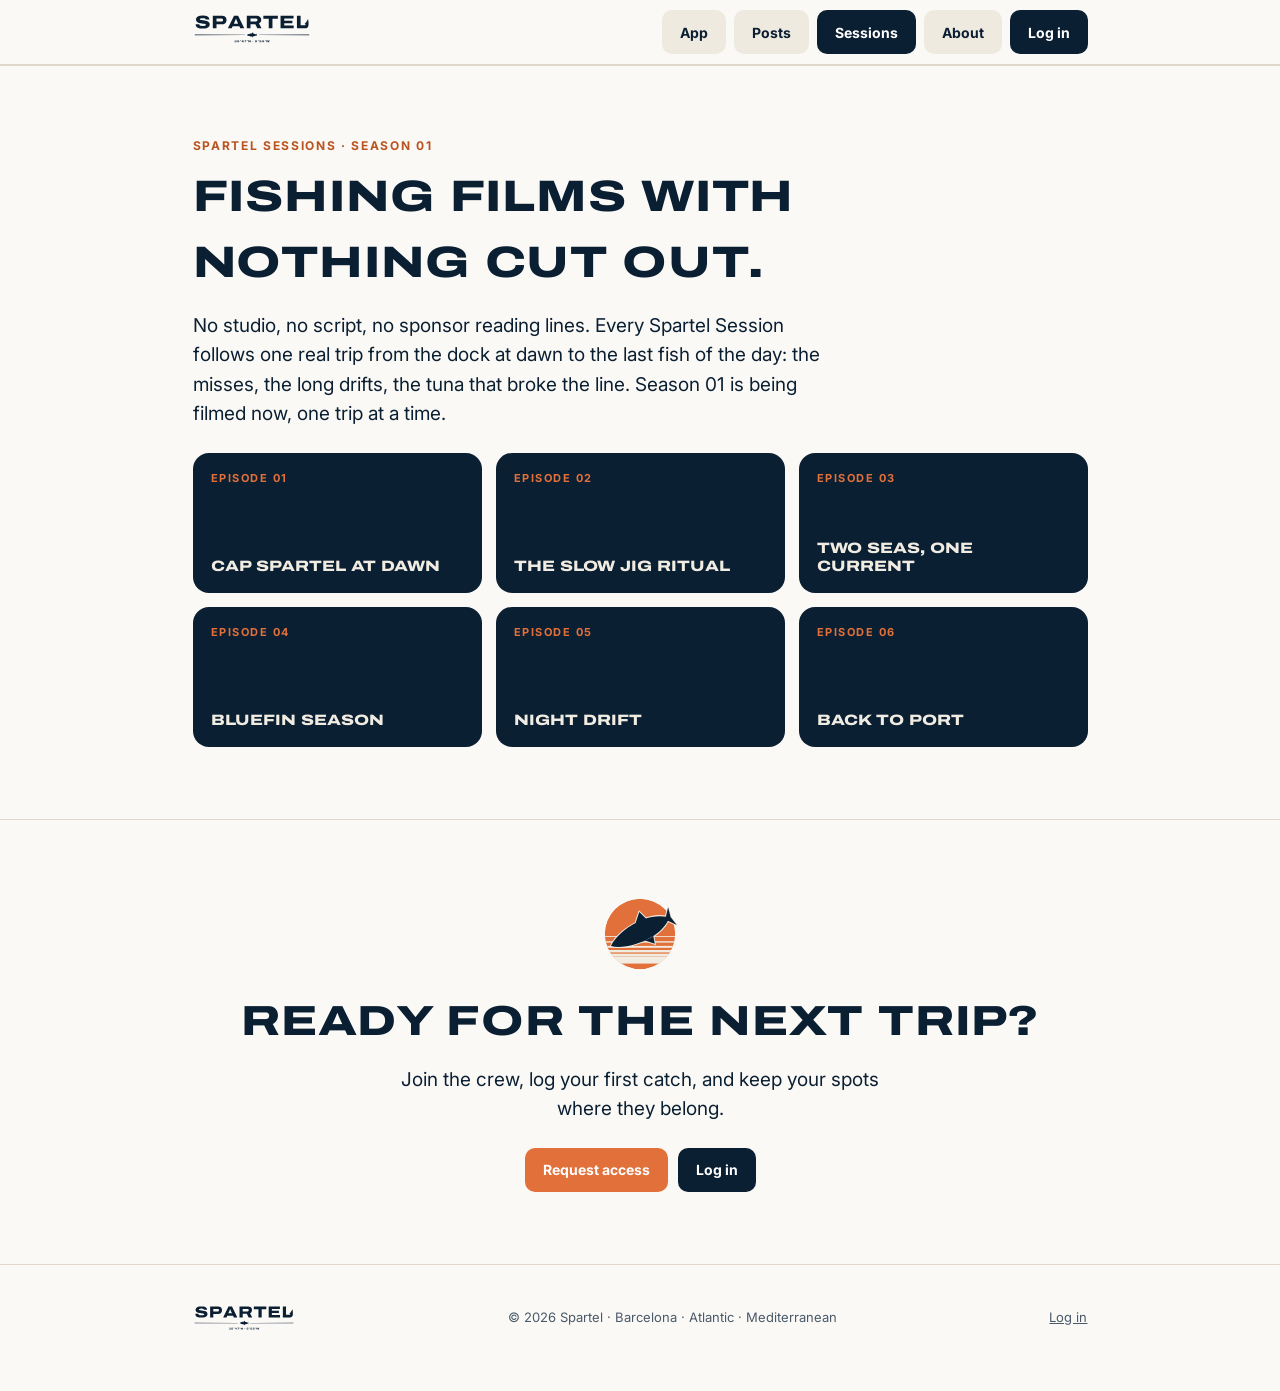
<file: sessions/index.html>
<!doctype html>
<html lang="en">
<head>
<meta charset="utf-8">
<meta name="viewport" content="width=device-width, initial-scale=1, viewport-fit=cover">
<title>Spartel Sessions — fishing films with nothing cut out</title>
<meta name="description" content="Spartel Sessions: long-form fishing films shot on every trip, from Cap Spartel where the Atlantic meets the Mediterranean.">
<meta property="og:title" content="Spartel — The future fishing media">
<meta property="og:description" content="Offshore stories from where the Atlantic meets the Mediterranean. Founded in Barcelona, June 2026.">
<meta property="og:image" content="../assets/og.png">
<meta name="theme-color" content="#0B1F33">
<link rel="icon" type="image/png" href="../assets/favicon.png">
<link rel="apple-touch-icon" href="../assets/apple-touch-icon.png">
<link rel="preconnect" href="https://fonts.googleapis.com"><link rel="preconnect" href="https://fonts.gstatic.com" crossorigin>
<link href="https://fonts.googleapis.com/css2?family=Archivo:wdth,wght@62..125,100..900&family=Inter:wght@400;500;600;700&display=swap" rel="stylesheet">
<script>if(location.search.includes('join='))location.replace('../app/'+location.search);</script>
<style>
:root{--navy:#0B1F33;--sand:#F1ECE2;--sun:#E2703A;--sun-d:#B9531F;--muted:#4A5A6A;--line:#DED7CA;--h:"Archivo",system-ui,sans-serif;--b:"Inter",system-ui,sans-serif}
*{box-sizing:border-box}html{scroll-behavior:smooth}
body{margin:0;background:#FBF9F5;color:var(--navy);font:15px/1.5 var(--b)}
a{color:inherit}
.h{font-family:var(--h);font-stretch:125%;font-weight:800;letter-spacing:.02em;text-transform:uppercase;margin:0}
.wrap{max-width:935px;margin:0 auto;padding:0 20px}
header.top{position:sticky;top:0;z-index:20;background:rgba(251,249,245,.92);backdrop-filter:blur(10px);border-bottom:1px solid var(--line)}
header.top .wrap{display:flex;align-items:center;justify-content:space-between;height:64px;gap:12px}
header.top img{height:30px}
.btn{display:inline-flex;align-items:center;justify-content:center;gap:8px;min-height:44px;padding:0 18px;border-radius:10px;font:700 14px var(--b);text-decoration:none;border:none;cursor:pointer}
.btn.p{background:var(--sun);color:#fff}.btn.d{background:var(--navy);color:#fff}.btn.g{background:#EFEAE0;color:var(--navy)}
.btn:hover{filter:brightness(.95)}
.profile{display:grid;grid-template-columns:auto 1fr;grid-template-areas:"av head" "av bio";gap:8px 72px;align-items:start;padding:40px 0 28px}
.profile .avatar{grid-area:av;align-self:center}.profile .head{grid-area:head}.profile .bio{grid-area:bio}
.avatar{width:170px;height:170px;border-radius:50%;padding:5px;background:conic-gradient(from 200deg,var(--sun),#F2B07A,var(--navy),var(--sun));}
.avatar img{width:100%;height:100%;border-radius:50%;background:var(--sand);border:5px solid #FBF9F5;display:block}
.prow{display:flex;align-items:center;gap:12px;flex-wrap:wrap}
.prow h1{font:600 22px var(--b);margin:0 8px 0 0}
.stats{display:flex;gap:36px;margin:20px 0;padding:0;list-style:none}
.stats b{font-weight:700}
.bio p{margin:0}.bio .name{font-weight:700}.bio .cat{color:var(--muted)}
.bio .loc{color:var(--sun-d);font-weight:600}
.hls{display:flex;gap:28px;overflow-x:auto;padding:8px 0 28px;scrollbar-width:none}.hls::-webkit-scrollbar{display:none}
.hl{background:none;border:none;display:flex;flex-direction:column;align-items:center;gap:8px;cursor:pointer;color:var(--navy);flex:none}
.ring{width:84px;height:84px;border-radius:50%;padding:3px;border:1px solid var(--line);display:block}
.in{width:100%;height:100%;border-radius:50%;display:flex;align-items:center;justify-content:center;overflow:hidden}
.in svg{display:block}
.in.navy{background:var(--navy)}.in.sand{background:var(--sand)}.in.sun{background:var(--sun)}.in.white{background:#fff;border:1px solid var(--line)}
.in .mini{font:800 13px var(--h);font-stretch:125%;color:#fff;letter-spacing:.05em}
.lbl{font:600 12px var(--b)}
.tabs{display:flex;justify-content:center;gap:56px;border-top:1px solid var(--line)}
.tabs a{display:flex;align-items:center;gap:6px;height:52px;font:600 12px var(--b);letter-spacing:.1em;text-transform:uppercase;text-decoration:none;color:var(--muted);border-top:1px solid transparent;margin-top:-1px}
.tabs a.on{color:var(--navy);border-top-color:var(--navy)}
.grid{display:grid;grid-template-columns:repeat(3,1fr);gap:4px}
.post{border:none;padding:0;cursor:pointer;aspect-ratio:1;position:relative;overflow:hidden;font:inherit;color:inherit;container-type:inline-size}
.post .tile{position:absolute;inset:0;display:flex;flex-direction:column;align-items:center;justify-content:center;gap:6%;padding:10%;text-align:center;transition:transform .35s}
.post:hover .tile{transform:scale(1.04)}
.post::after{content:"";position:absolute;inset:0;background:rgba(11,31,51,0);transition:background .2s}
.post:hover::after{background:rgba(11,31,51,.12)}
.post.navy{background:var(--navy);color:var(--sand)}.post.sand{background:var(--sand);color:var(--navy)}.post.sun{background:var(--sun);color:#fff}.post.white{background:#fff;color:var(--navy);outline:1px solid var(--line);outline-offset:-1px}
.tile p{margin:0}
.t-xl{font:800 9.4cqw/1.05 var(--h);font-stretch:125%}
.t-lg{font:800 7.6cqw/1.08 var(--h);font-stretch:125%}
.t-md{font:800 6.4cqw/1.1 var(--h);font-stretch:125%}
.t-sm{font:700 max(9px,4.6cqw) var(--b);letter-spacing:.12em}
.t-xs{font:500 max(9px,4.2cqw) var(--b);opacity:.8}
.kick{font:700 max(8px,3.8cqw) var(--b);letter-spacing:.16em;color:var(--sun)}
.post.sun .kick{color:var(--navy)}
.tile .wm{width:72%}
.art{display:flex;align-items:center;justify-content:center;width:72%;height:52%;flex:0 1 auto;min-height:0}
.art svg{width:100%;height:100%;display:block}
.art .badge{width:100%}
.art.lure{width:40%;height:40%;color:var(--navy)}
.art.lure svg{width:100%;height:100%}
.phone{width:42%;aspect-ratio:9/17;border-radius:16%/8%;background:var(--navy);padding:6%}
.phone .scr{width:100%;height:100%;border-radius:12%/6%;background:var(--sand);display:flex;flex-direction:column;align-items:center;justify-content:flex-start;gap:8%;padding:14% 10%}
.phone .scr img{width:40%}.phone .scr p{font:800 clamp(7px,1.2vw,11px) var(--h);font-stretch:125%;margin:0}
.phone .scr span{display:block;width:100%;height:12%;border-radius:6px;background:#fff}.phone .scr span.s{background:var(--sun);height:9%;width:60%}
section.block{padding:72px 0;border-top:1px solid var(--line)}
.kicker{font:700 12px var(--b);letter-spacing:.14em;text-transform:uppercase;color:var(--sun-d);margin:0 0 10px}
.two{display:grid;grid-template-columns:1.1fr .9fr;gap:48px;align-items:start}
.lead{font-size:19px;line-height:1.55;margin:16px 0}
.eps{list-style:none;padding:0;margin:24px 0 0;display:grid;grid-template-columns:repeat(3,1fr);gap:14px}
.eps li{background:var(--navy);color:var(--sand);border-radius:16px;padding:18px;min-height:140px;display:flex;flex-direction:column;justify-content:space-between}
.eps li b{font:800 15px/1.2 var(--h);font-stretch:125%;text-transform:uppercase}
.eps li span{font:700 11px var(--b);letter-spacing:.14em;color:var(--sun)}
.values{display:grid;grid-template-columns:repeat(3,1fr);gap:14px;margin-top:28px}
.values div{background:#fff;border:1px solid var(--line);border-radius:16px;padding:20px}
.values b{display:block;font:800 15px/1.2 var(--h);font-stretch:125%;text-transform:uppercase;margin-bottom:8px}
.values p{margin:0;color:var(--muted);font-size:14px}
.tl{list-style:none;padding:0;margin:0;border-left:2px solid var(--line)}
.tl li{position:relative;padding:0 0 22px 22px}
.tl li::before{content:"";position:absolute;left:-7px;top:4px;width:12px;height:12px;border-radius:50%;background:var(--sun)}
.tl li.next::before{background:#fff;border:2px solid var(--sun)}
.tl b{display:block;font:700 12px var(--b);letter-spacing:.12em;text-transform:uppercase;color:var(--sun-d)}
.tl p{margin:4px 0 0}
.app{background:var(--navy);color:var(--sand);border-radius:28px;padding:48px;display:grid;grid-template-columns:1fr auto;gap:40px;align-items:center}
.app ul{padding:0;margin:20px 0 28px;list-style:none;display:grid;gap:10px}
.app li{display:flex;gap:10px;align-items:flex-start}.app li::before{content:"";flex:none;width:8px;height:8px;border-radius:50%;background:var(--sun);margin-top:8px}
.app .phone{width:200px}
.app .cta{display:flex;gap:10px;flex-wrap:wrap}
footer{padding:40px 0 60px;border-top:1px solid var(--line);color:var(--muted);font-size:13px}
footer .wrap{display:flex;justify-content:space-between;gap:20px;flex-wrap:wrap;align-items:center}
.modal{position:fixed;inset:0;z-index:50;background:rgba(11,31,51,.72);display:none;align-items:center;justify-content:center;padding:20px}
.modal.open{display:flex}
.mbox{background:#fff;border-radius:6px;overflow:hidden;display:grid;grid-template-columns:minmax(0,560px) 320px;max-width:880px;width:100%;max-height:90vh}
.mbox .media{aspect-ratio:1;position:relative}
.mbox .media .post{position:absolute;inset:0;cursor:default;pointer-events:none}
.mbox .side{display:flex;flex-direction:column}
.mbox .who{display:flex;align-items:center;gap:10px;padding:14px 16px;border-bottom:1px solid var(--line);font-weight:700}
.mbox .who img{width:34px;height:34px;border-radius:50%;background:var(--sand)}
.mbox .cap{padding:16px;flex:1;overflow:auto}
.mbox .cap p{margin:0 0 10px}.mbox .cap .tag{color:#2B5A88}
.mbox .act{padding:14px 16px;border-top:1px solid var(--line);display:flex;justify-content:space-between;align-items:center;gap:10px}
.x{position:fixed;top:14px;right:18px;background:none;border:none;color:#fff;font-size:30px;cursor:pointer;width:48px;height:48px;z-index:51}
.story{width:min(420px,100%);aspect-ratio:9/16;max-height:88vh;border-radius:14px;background:var(--navy);color:var(--sand);padding:28px;display:flex;flex-direction:column;justify-content:flex-end;gap:14px;position:relative;overflow:hidden}
.story .bar{position:absolute;top:14px;left:14px;right:14px;height:3px;background:rgba(241,236,226,.3);border-radius:2px;overflow:hidden}
.story .bar i{display:block;height:100%;width:0;background:var(--sand)}
.story.play .bar i{animation:fill 6s linear forwards}
@keyframes fill{to{width:100%}}
.story.sand{background:var(--sand);color:var(--navy)}.story.white{background:#fff;color:var(--navy)}.story.sun{background:var(--sun);color:var(--navy)}
.story.sand .bar i,.story.white .bar i,.story.sun .bar i{background:var(--navy)}.story.sand .bar,.story.white .bar,.story.sun .bar{background:rgba(11,31,51,.2)}
.story .art2{position:absolute;inset:60px 40px 45%;display:flex;align-items:center;justify-content:center}
.story .art2 img{max-height:100%}
.story .art2 svg,.story .art2 img,.story .art2 span{width:60%!important;height:auto!important;max-height:100%}
.story .art2 .mini{font-size:48px}
.story p{margin:0;font-size:17px}
@media (max-width:760px){
 .profile{grid-template-areas:"av head" "bio bio";gap:16px 20px;padding:20px 0}
 .avatar{width:86px;height:86px;padding:3px}.avatar img{border-width:3px}
 .prow h1{font-size:18px}
 .stats{gap:20px;margin:10px 0 0;font-size:14px}
 .hls{gap:16px}.ring{width:66px;height:66px}
 .tabs{gap:28px}
 .grid{gap:3px}.wrap.gridwrap{padding:0}
 .two,.app{grid-template-columns:1fr}.app{padding:28px;border-radius:20px}.app .phone{display:none}
 .eps,.values{grid-template-columns:1fr}
 section.block{padding:48px 0}
 .mbox{grid-template-columns:1fr;max-height:92vh;overflow:auto}
 header.top .btn.g{display:none}
}
.hero{background:var(--navy);color:var(--sand);overflow:hidden}
.hero .wrap{display:grid;grid-template-columns:1.05fr .95fr;gap:40px;align-items:center;padding-top:64px;padding-bottom:0}
.hero h1{font:800 clamp(34px,5.6vw,60px)/1.02 var(--h);font-stretch:125%;text-transform:uppercase;margin:12px 0 18px}
.hero h1 em{font-style:normal;color:var(--sun)}
.hero .sub{font-size:18px;color:#C9D3DC;max-width:520px;margin:0 0 28px}
.hero .cta{display:flex;gap:10px;flex-wrap:wrap}
.hero .btn.g{background:#1C3550;color:var(--sand)}
.hero .note{font-size:13px;color:#9FB0C0;margin:16px 0 64px}
.phones{position:relative;height:560px}
.dev{position:absolute;width:250px;border-radius:38px;background:#050F1A;padding:10px;box-shadow:0 30px 60px rgba(0,0,0,.35)}
.dev img{width:100%;height:auto;border-radius:29px;display:block;aspect-ratio:390/844}
.phones .d1{left:4%;top:40px;transform:rotate(-6deg)}.phones .d2{right:2%;top:0;z-index:2;transform:rotate(4deg)}
.feat{display:grid;grid-template-columns:1fr 1fr;gap:56px;align-items:center;padding:56px 0;border-bottom:1px solid var(--line)}
.feat:last-of-type{border-bottom:none}
.feat.rev .ftext{order:2}
.feat .dev{position:relative;margin:0 auto;width:260px}
.feat h3{font:800 clamp(24px,3.6vw,34px)/1.08 var(--h);font-stretch:125%;text-transform:uppercase;margin:8px 0 14px}
.feat p{color:var(--muted);font-size:16px;margin:0 0 12px}
.feat ul{padding-left:18px;margin:0;color:var(--navy)}.feat li{margin:6px 0}
.minis{display:grid;grid-template-columns:repeat(3,1fr);gap:14px;margin-top:20px}
.minis div{background:#fff;border:1px solid var(--line);border-radius:16px;padding:18px}
.minis b{display:block;font:800 14px/1.2 var(--h);font-stretch:125%;text-transform:uppercase;margin-bottom:6px}
.minis p{margin:0;color:var(--muted);font-size:14px}
.steps{display:grid;grid-template-columns:repeat(3,1fr);gap:14px;margin-top:24px;counter-reset:st}
.steps div{background:var(--sand);border-radius:16px;padding:20px;counter-increment:st}
.steps div::before{content:counter(st);display:inline-flex;width:34px;height:34px;border-radius:50%;background:var(--sun);color:#fff;font:800 15px var(--b);align-items:center;justify-content:center;margin-bottom:12px}
.steps b{display:block;margin-bottom:4px}.steps p{margin:0;color:var(--muted);font-size:14px}
.media-intro{padding-top:56px}
@media (max-width:760px){
 .hero .wrap{grid-template-columns:1fr;padding-top:36px}
 .phones{height:420px}.dev{width:190px;border-radius:30px;padding:8px}.dev img{border-radius:23px}
 .phones .d1{left:2%;top:30px}.phones .d2{right:2%}
 .hero .note{margin-bottom:28px}
 .feat{grid-template-columns:1fr;gap:28px;padding:40px 0}.feat.rev .ftext{order:0}
 .feat .dev{width:230px}
 .minis,.steps{grid-template-columns:1fr}
}
@media (prefers-reduced-motion:reduce){*{transition:none!important;animation:none!important}html{scroll-behavior:auto}}
</style>
<style>
.top nav a.cur{background:var(--navy);color:#fff}
.pagehead{padding:56px 0 8px}
.pagehead h1{font-size:clamp(34px,6vw,64px)}
.hl{scroll-margin-top:80px}
@media (max-width:760px){.top nav .lk{display:none}}
</style>
</head>
<body>
<header class="top"><div class="wrap"><a href="../" aria-label="Spartel"><img src="../assets/wordmark.svg" alt="Spartel"></a><nav style="display:flex;gap:8px;align-items:center"><a class="btn g lk" href="../">App</a><a class="btn g lk" href="../posts/">Posts</a><a class="btn g lk cur" href="../sessions/" aria-current="page">Sessions</a><a class="btn g lk" href="../about/">About</a><a class="btn d" href="../app/">Log in</a></nav></div></header>
<main id="top"><section class="block" id="sessions"><div class="wrap">
 <p class="kicker">Spartel Sessions · Season 01</p>
 <h2 class="h" style="font-size:clamp(26px,5vw,44px)">Fishing films with<br>nothing cut out.</h2>
 <p class="lead" style="max-width:640px">No studio, no script, no sponsor reading lines. Every Spartel Session follows one real trip from the dock at dawn to the last fish of the day: the misses, the long drifts, the tuna that broke the line. Season 01 is being filmed now, one trip at a time.</p>
 <ol class="eps">
  <li><span>EPISODE 01</span><b>Cap Spartel at dawn</b></li>
  <li><span>EPISODE 02</span><b>The slow jig ritual</b></li>
  <li><span>EPISODE 03</span><b>Two seas, one current</b></li>
  <li><span>EPISODE 04</span><b>Bluefin season</b></li>
  <li><span>EPISODE 05</span><b>Night drift</b></li>
  <li><span>EPISODE 06</span><b>Back to port</b></li>
 </ol>
</div></section>

<section class="block"><div class="wrap" style="text-align:center"><img src="../assets/symbol.svg" alt="" width="84" height="84" style="margin:0 auto 14px;display:block"><h2 class="h" style="font-size:clamp(26px,4.6vw,42px)">Ready for the next trip?</h2><p class="lead" style="max-width:520px;margin:12px auto 24px">Join the crew, log your first catch, and keep your spots where they belong.</p><div style="display:flex;gap:10px;justify-content:center;flex-wrap:wrap"><a class="btn p" href="../#access">Request access</a><a class="btn d" href="../app/">Log in</a></div></div></section>
</main><footer><div class="wrap"><img src="../assets/wordmark.svg" alt="Spartel" style="height:26px"><span>© 2026 Spartel · Barcelona · Atlantic · Mediterranean</span><a href="../app/">Log in</a></div></footer>

</body></html>
</file>
